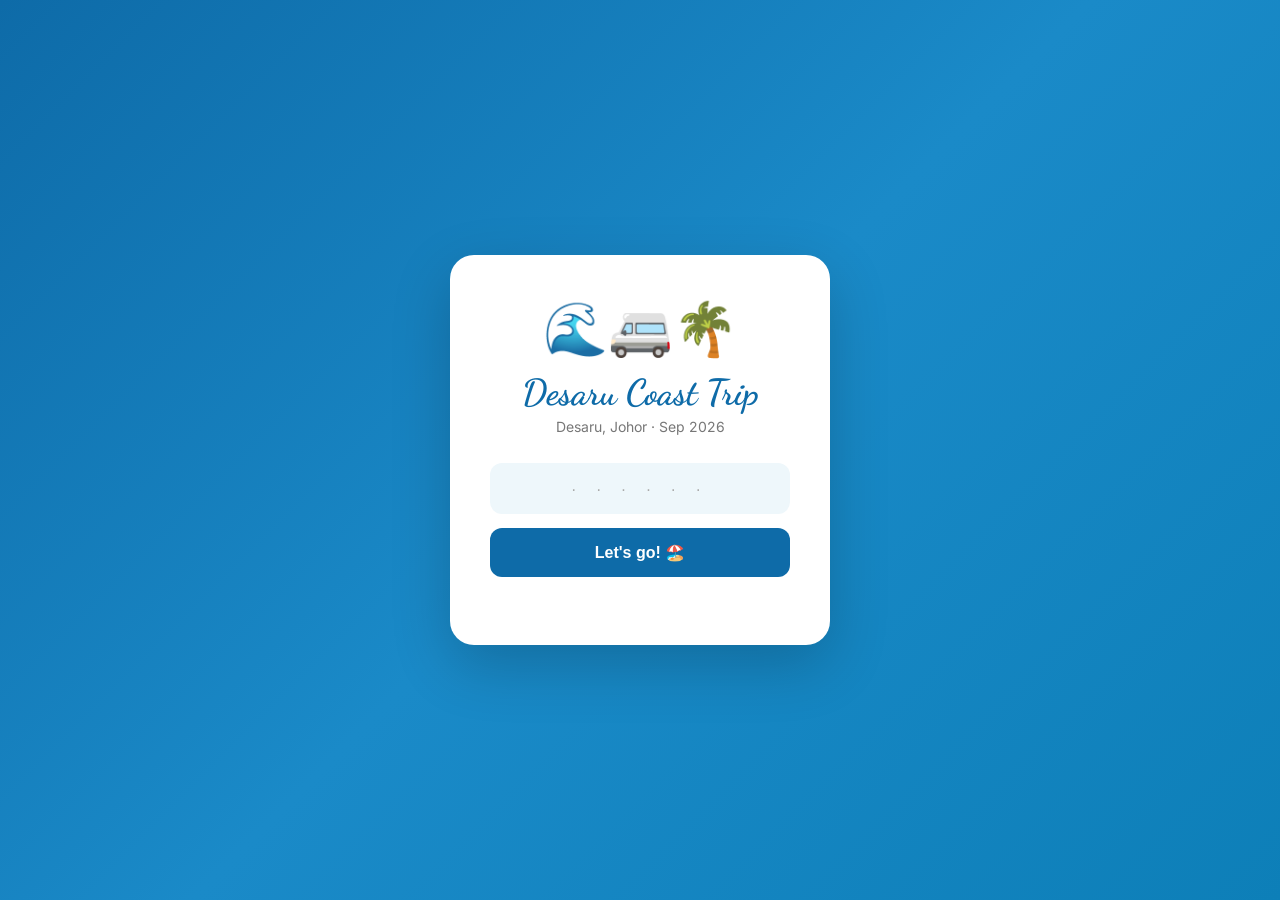
<file: index.html>
<!DOCTYPE html>
<html lang="en">
<head>
<meta charset="UTF-8">
<meta name="viewport" content="width=device-width, initial-scale=1">
<title>Desaru Coast Family Trip</title>
<link href="https://fonts.googleapis.com/css2?family=Dancing+Script:wght@700&family=Inter:wght@400;500;600;700&display=swap" rel="stylesheet">
<style>
*, *::before, *::after { box-sizing: border-box; margin: 0; padding: 0; }

body {
font-family: 'Inter', sans-serif;
background: linear-gradient(135deg, #0e6ba8 0%, #1a8ac8 50%, #0d7fb8 100%);
min-height: 100vh;
color: #1a1a2e;
}

#lock-screen {
display: flex;
align-items: center;
justify-content: center;
min-height: 100vh;
padding: 20px;
}
.lock-card {
background: white;
border-radius: 24px;
padding: 48px 40px 40px;
text-align: center;
width: 100%;
max-width: 380px;
box-shadow: 0 20px 60px rgba(0,0,0,0.2);
}
.lock-card .emojis { font-size: 52px; line-height: 1; margin-bottom: 16px; }
.lock-card h1 {
font-family: 'Dancing Script', cursive;
font-size: 36px;
color: #0e6ba8;
margin-bottom: 4px;
}
.lock-card p {
color: #777;
font-size: 14px;
margin-bottom: 28px;
}
.lock-card input {
width: 100%;
padding: 14px 18px;
border: none;
background: #eef7fb;
border-radius: 12px;
font-size: 20px;
text-align: center;
letter-spacing: 6px;
outline: none;
margin-bottom: 14px;
color: #333;
}
.lock-card input::placeholder { letter-spacing: 8px; color: #aaa; font-size: 16px; }
.lock-card button {
width: 100%;
padding: 15px;
background: #0e6ba8;
color: white;
border: none;
border-radius: 12px;
font-size: 16px;
font-weight: 600;
cursor: pointer;
transition: background 0.2s;
}
.lock-card button:hover { background: #0a5486; }
.lock-error { color: #e55; font-size: 13px; margin-top: 10px; min-height: 18px; }

#app { display: none; }

.app-header {
background: rgba(255,255,255,0.12);
backdrop-filter: blur(10px);
color: white;
padding: 20px 24px 0;
position: sticky;
top: 0;
z-index: 100;
}
.app-header-top {
display: flex;
align-items: center;
gap: 14px;
margin-bottom: 16px;
}
.header-emoji { font-size: 32px; }
.header-text h2 {
font-family: 'Dancing Script', cursive;
font-size: 26px;
line-height: 1.1;
}
.header-text p { font-size: 12px; opacity: 0.85; margin-top: 2px; }

.tabs {
display: flex;
gap: 4px;
overflow-x: auto;
scrollbar-width: none;
padding-bottom: 1px;
}
.tabs::-webkit-scrollbar { display: none; }
.tab {
padding: 9px 16px;
border-radius: 10px 10px 0 0;
font-size: 13px;
font-weight: 600;
cursor: pointer;
white-space: nowrap;
color: rgba(255,255,255,0.75);
background: rgba(255,255,255,0.1);
border: none;
transition: all 0.2s;
}
.tab.active { background: white; color: #0e6ba8; }
.tab:hover:not(.active) { background: rgba(255,255,255,0.2); color: white; }

.content {
max-width: 780px;
margin: 0 auto;
padding: 24px 16px 60px;
}
.section { display: none; }
.section.active { display: block; }

.card {
background: white;
border-radius: 16px;
overflow: hidden;
margin-bottom: 16px;
box-shadow: 0 4px 20px rgba(0,0,0,0.1);
}
.card-header {
padding: 14px 18px;
font-weight: 700;
font-size: 15px;
display: flex;
align-items: center;
gap: 8px;
}
.card-body { padding: 16px 18px; }

.flight {
background: white;
border-radius: 16px;
box-shadow: 0 4px 20px rgba(0,0,0,0.1);
padding: 18px;
margin-bottom: 14px;
}
.flight-label {
font-size: 11px;
font-weight: 700;
text-transform: uppercase;
letter-spacing: 1px;
color: #0e6ba8;
margin-bottom: 10px;
}
.flight-row {
display: flex;
align-items: center;
justify-content: space-between;
gap: 10px;
}
.flight-endpoint { text-align: center; }
.flight-time { font-size: 24px; font-weight: 700; }
.flight-airport { font-size: 12px; color: #666; margin-top: 2px; }
.flight-line {
flex: 1;
display: flex;
flex-direction: column;
align-items: center;
gap: 3px;
}
.flight-num { font-size: 12px; font-weight: 600; color: #444; }
.flight-bar {
width: 100%;
display: flex;
align-items: center;
gap: 4px;
}
.flight-bar-line { flex: 1; height: 2px; background: #ddd; }
.flight-plane { font-size: 16px; }
.flight-date { font-size: 11px; color: #888; }
.flight-tags { display: flex; gap: 6px; margin-top: 12px; flex-wrap: wrap; }
.tag {
padding: 3px 9px;
border-radius: 20px;
font-size: 11px;
font-weight: 600;
}
.tag-blue { background: #e6f2fb; color: #0e6ba8; }
.tag-green { background: #e8f7ee; color: #2a7a4f; }
.tag-orange { background: #fff3e0; color: #c05000; }
.tag-gray { background: #f0f0f0; color: #555; }

.hotel-card {
background: white;
border-radius: 16px;
box-shadow: 0 4px 20px rgba(0,0,0,0.1);
overflow: hidden;
margin-bottom: 14px;
}
.hotel-banner {
padding: 14px 18px;
color: white;
font-weight: 700;
font-size: 14px;
}
.hotel-body { padding: 16px 18px; }
.hotel-name { font-size: 18px; font-weight: 700; margin-bottom: 4px; }
.hotel-meta { font-size: 13px; color: #555; margin-bottom: 10px; line-height: 1.5; }
.hotel-detail {
display: flex;
gap: 8px;
align-items: flex-start;
margin-bottom: 6px;
font-size: 13px;
}
.hotel-detail .icon { font-size: 15px; flex-shrink: 0; margin-top: 1px; }
.hotel-detail .text { color: #444; line-height: 1.4; }

.day-card {
background: white;
border-radius: 16px;
box-shadow: 0 4px 20px rgba(0,0,0,0.1);
overflow: hidden;
margin-bottom: 14px;
}
.day-header {
display: flex;
align-items: center;
justify-content: space-between;
padding: 14px 18px;
cursor: pointer;
user-select: none;
transition: background 0.15s;
}
.day-header:hover { filter: brightness(0.95); }
.day-header-left { display: flex; align-items: center; gap: 12px; }
.day-num {
width: 36px;
height: 36px;
border-radius: 50%;
background: rgba(255,255,255,0.3);
display: flex;
align-items: center;
justify-content: center;
font-weight: 700;
font-size: 13px;
color: white;
flex-shrink: 0;
}
.day-title { font-weight: 700; font-size: 15px; color: white; }
.day-sub { font-size: 12px; color: rgba(255,255,255,0.8); margin-top: 1px; }
.day-chevron { font-size: 16px; color: rgba(255,255,255,0.8); transition: transform 0.2s; }
.day-card.open .day-chevron { transform: rotate(180deg); }

.day-body { display: none; padding: 0 18px 18px; }
.day-card.open .day-body { display: block; }

.activity {
padding: 10px 0;
border-bottom: 1px solid #f0f0f0;
display: flex;
gap: 12px;
align-items: flex-start;
}
.activity:last-child { border-bottom: none; }
.ampm-label {
font-size: 11px;
font-weight: 700;
text-transform: uppercase;
letter-spacing: 1px;
color: #999;
margin: 14px 0 2px;
padding-top: 12px;
border-top: 1px dashed #e5e5e5;
}
.ampm-label:first-child { margin-top: 0; padding-top: 0; border-top: none; }
.activity-icon { font-size: 20px; flex-shrink: 0; margin-top: 2px; }
.activity-name { font-weight: 600; font-size: 14px; }
.activity-note { font-size: 12px; color: #666; margin-top: 3px; line-height: 1.5; }
.transport { font-size: 11px; color: #0e6ba8; font-weight: 500; margin-top: 4px; }
.maps-link {
display: inline-block;
margin-top: 6px;
font-size: 11px;
font-weight: 600;
color: #0e6ba8;
text-decoration: none;
border-bottom: 1px dotted #0e6ba8;
}
.maps-link:hover { color: #0a5486; }

.consider-section {
margin-top: 14px;
background: #fffbf0;
border-radius: 10px;
padding: 12px 14px;
border-left: 3px solid #f4b942;
}
.consider-title {
font-size: 11px;
font-weight: 700;
text-transform: uppercase;
letter-spacing: 1px;
color: #c07800;
margin-bottom: 10px;
}
.consider-item {
display: flex;
gap: 8px;
margin-bottom: 8px;
font-size: 13px;
}
.consider-item:last-child { margin-bottom: 0; }
.consider-item .ci-name { font-weight: 600; color: #333; }
.consider-item .ci-desc { color: #666; font-size: 12px; margin-top: 2px; line-height: 1.4; }

.map-wrap {
background: white;
border-radius: 16px;
box-shadow: 0 4px 20px rgba(0,0,0,0.1);
overflow: hidden;
margin-bottom: 16px;
}
.map-title {
padding: 14px 18px;
font-weight: 700;
font-size: 15px;
background: #f8f9fa;
border-bottom: 1px solid #eee;
display: flex;
align-items: center;
gap: 8px;
}
.map-legend {
padding: 14px 18px;
display: flex;
flex-wrap: wrap;
gap: 8px;
}
.legend-item {
display: flex;
align-items: center;
gap: 5px;
font-size: 12px;
color: #444;
}
.legend-dot {
width: 10px;
height: 10px;
border-radius: 50%;
flex-shrink: 0;
}

.notes-card {
background: white;
border-radius: 16px;
box-shadow: 0 4px 20px rgba(0,0,0,0.1);
padding: 20px;
}
.notes-card h3 { font-size: 15px; margin-bottom: 12px; color: #333; }
.notes-card textarea {
width: 100%;
min-height: 200px;
border: 1.5px solid #e0e0e0;
border-radius: 10px;
padding: 12px;
font-family: 'Inter', sans-serif;
font-size: 13px;
resize: vertical;
outline: none;
color: #333;
transition: border-color 0.2s;
}
.notes-card textarea:focus { border-color: #0e6ba8; }
.notes-card button {
margin-top: 10px;
padding: 10px 20px;
background: #0e6ba8;
color: white;
border: none;
border-radius: 8px;
font-size: 13px;
font-weight: 600;
cursor: pointer;
}
.notes-hint {
margin-top: 8px;
font-size: 11px;
color: #999;
line-height: 1.5;
}

.section-head {
color: white;
font-size: 13px;
font-weight: 600;
text-transform: uppercase;
letter-spacing: 1px;
opacity: 0.8;
margin-bottom: 14px;
margin-top: 8px;
display: flex;
align-items: center;
gap: 6px;
}
.section-head::after {
content: '';
flex: 1;
height: 1px;
background: rgba(255,255,255,0.3);
}

.info-pill {
background: rgba(255,255,255,0.15);
border-radius: 10px;
padding: 12px 16px;
color: white;
font-size: 13px;
margin-bottom: 14px;
line-height: 1.6;
}
.info-pill strong { font-weight: 700; }

.c-teal { background: linear-gradient(135deg, #1a8a7a, #22b39e); }
.c-coral { background: linear-gradient(135deg, #c0503a, #e06a50); }
.c-purple { background: linear-gradient(135deg, #6a4c9c, #8e6dc8); }
.c-gold { background: linear-gradient(135deg, #c07800, #e8a020); }
.c-blue { background: linear-gradient(135deg, #0e6ba8, #1a8ac8); }
.c-green { background: linear-gradient(135deg, #2a7a4f, #3aaa6e); }
.c-rose { background: linear-gradient(135deg, #a04060, #d06080); }

svg text { pointer-events: none; }.day-tile:active { filter: brightness(0.96); }

.modal-overlay {
display: none;
position: fixed;
inset: 0;
background: rgba(10,20,25,0.55);
z-index: 200;
align-items: flex-start;
justify-content: center;
padding: 40px 16px;
overflow-y: auto;
}
.modal-overlay.open { display: flex; }
.modal-box {
background: var(--paper, #fdf8f0);
border-radius: 16px;
max-width: 560px;
width: 100%;
padding: 18px;
position: relative;
box-shadow: 0 10px 40px rgba(0,0,0,0.3);
}
.modal-close {
position: absolute;
top: 10px;
right: 12px;
background: rgba(0,0,0,0.08);
border: none;
border-radius: 50%;
width: 30px;
height: 30px;
font-size: 16px;
cursor: pointer;
color: #555;
line-height: 1;
}
.modal-box .day-card { margin-bottom: 0; box-shadow: none; }
.modal-box .day-header { cursor: default; }
.modal-box .day-chevron { display: none; }
</style>
</head>
<body>

<div id="lock-screen">
<div class="lock-card">
<div class="emojis">🌊🚐🌴</div>
<h1>Desaru Coast Trip</h1>
<p>Desaru, Johor · Sep 2026</p>
<input type="password" id="pw-input" placeholder="· · · · · ·" maxlength="20"
onkeydown="if(event.key==='Enter')unlock()">
<button onclick="unlock()">Let's go! 🏖️</button>
<div class="lock-error" id="pw-error"></div>
</div>
</div>

<div id="app">
<div class="app-header">
<div class="app-header-top">
<div class="header-emoji">🌊</div>
<div class="header-text">
<h2>Desaru Coast Trip</h2>
<p>Andrew, Cheryl, Ethan, Elroy, Mama, Mummy &amp; Yiyi · 10–13 Sep 2026 🐚</p>
</div>
</div>
<div class="tabs">
<button class="tab active" onclick="showTab('overview',this)">🗓 Overview</button>
<button class="tab" onclick="showTab('map',this)">🗺 Map</button>
<button class="tab" onclick="showTab('notes',this)">📝 Notes</button>
</div>
</div>

<div class="content">

<div id="sec-overview" class="section active">

<div class="section-head">📅 All Days</div>
<p style="font-size:12px;color:rgba(255,255,255,0.75);margin:-8px 0 12px;">Tap a day to see its full itinerary</p>

<div class="card">
<div class="card-body" style="display:grid;grid-template-columns:repeat(2,1fr);gap:10px;">
<div class="day-tile" onclick="openDayModal(1)" style="padding:10px;background:#f0f7ff;border-radius:10px;cursor:pointer;">
<div style="font-size:11px;color:#0e6ba8;font-weight:700;text-transform:uppercase;margin-bottom:4px;">D1 · Thu 10 Sep</div>
<div style="font-size:13px;font-weight:600;">🎢 Arrive & Waterpark</div>
<div style="font-size:12px;color:#666;margin-top:2px;">Pick-up 10:30am · Waterpark · Dinner · Live band</div>
</div>
<div class="day-tile" onclick="openDayModal(2)" style="padding:10px;background:#fff8f0;border-radius:10px;cursor:pointer;">
<div style="font-size:11px;color:#c07800;font-weight:700;text-transform:uppercase;margin-bottom:4px;">D2 · Fri 11 Sep</div>
<div style="font-size:13px;font-weight:600;">🍉 Mangroves &amp; Fruit Farm</div>
<div style="font-size:12px;color:#666;margin-top:2px;">Mangrove tour · Woodfire lunch · Fruit Farm · Hard Rock dinner</div>
</div>
<div class="day-tile" onclick="openDayModal(3)" style="padding:10px;background:#f0fff7;border-radius:10px;cursor:pointer;">
<div style="font-size:11px;color:#2a7a4f;font-weight:700;text-transform:uppercase;margin-bottom:4px;">D3 · Sat 12 Sep</div>
<div style="font-size:13px;font-weight:600;">🐾 Zoo &amp; Tidepools</div>
<div style="font-size:12px;color:#666;margin-top:2px;">Mini Zoo · Lobster lunch · Tidepool tour · dinner at hotel</div>
</div>
<div class="day-tile" onclick="openDayModal(4)" style="padding:10px;background:#fdf0ff;border-radius:10px;cursor:pointer;">
<div style="font-size:11px;color:#6a4c9c;font-weight:700;text-transform:uppercase;margin-bottom:4px;">D4 · Sun 13 Sep</div>
<div style="font-size:13px;font-weight:600;">🚐 Head Home</div>
<div style="font-size:12px;color:#666;margin-top:2px;">Checkout · Van pickup 10:30am</div>
</div>
</div>
</div>

<div class="section-head">🚐 Transport</div>

<div class="flight" style="padding:14px 16px;">
<div class="flight-label" style="margin-bottom:8px;">Soon Brothers Transport · Hyundai Starex, JTP 2020 · 7 pax</div>
<div style="display:flex;justify-content:space-between;align-items:center;padding:8px 0;border-top:1px solid #f0f0f0;font-size:13px;">
<div><strong>Thu 10 Sep</strong>, 10:30am — SG → Westin</div>
<span class="tag tag-blue" style="margin:0;">Ref 455869</span>
</div>
<div style="display:flex;justify-content:space-between;align-items:center;padding:8px 0;border-top:1px solid #f0f0f0;font-size:13px;">
<div><strong>Sun 13 Sep</strong>, 10:30am — Westin → SG</div>
</div>
<div class="flight-tags" style="margin-top:10px;">
<span class="tag tag-green">SGD 200 nett, each way</span>
<span class="tag tag-gray">Cash or PayNow</span>
</div>
<div style="font-size:11px;color:#888;margin-top:8px;">Driver: Mr Khairul, +60 13-831 1230 · exempt from MDAC at manual counters</div>
</div>

<div class="section-head">🏨 Hotel</div>

<div class="hotel-card">
<div class="hotel-banner c-teal">🏨 The Westin Desaru Coast Resort · 10–13 Sep · 3 nights</div>
<div class="hotel-body">
<div class="hotel-name">The Westin Desaru Coast Resort</div>
<div class="hotel-meta">Jalan Pantai 3, 81930 Desaru, Johor · ☎ +60-7-8383333</div>
<div class="hotel-detail">
<span class="icon">🛏</span>
<span class="text">1 King, Garden View (2 adults) + 1 King & 1×2 Queen, Garden View (3 adults)</span>
</div>
<div class="hotel-detail">
<span class="icon">🕒</span>
<span class="text">Check-in after <strong>16:00</strong> on 10 Sep · Check-out before <strong>11:00</strong> on 13 Sep</span>
</div>
<div class="hotel-detail">
<span class="icon">🍳</span>
<span class="text">Breakfast included, all rooms</span>
</div>
<div class="hotel-detail">
<span class="icon">🍽</span>
<span class="text">Dinner booked: <strong>Seafood Corner</strong>, table for 7, Thu 6:30pm</span>
</div>
<div class="hotel-detail">
<span class="icon">📋</span>
<span class="text">Trip.com booking 1578948265809024 (hotel conf. 94599851) — 1 King, 2 adults<br>Booking.com confirmation 5790833091 — 1 King + 1×2 Queen, 3 adults</span>
</div>
<div class="hotel-detail">
<span class="icon">💳</span>
<span class="text">MYR 200/day deposit required at check-in (cash/card)</span>
</div>
<div class="hotel-detail">
<span class="icon">🍉</span>
<span class="text">No durian or mangosteen in the hotel</span>
</div>
<a class="maps-link" href="https://www.google.com/maps/place/?q=place_id:ChIJX-iZB8hL2jER-UTuLXRP1-g" target="_blank" rel="noopener">📍 View on Google Maps</a>
</div>
</div>

</div><!-- /overview -->

<div id="sec-desaru" class="section">

<!-- D1 -->
<div class="day-card" id="day-detail-1" onclick="toggleDay(this)">
<div class="day-header c-blue">
<div class="day-header-left">
<div class="day-num">D1</div>
<div>
<div class="day-title">🎢 Arrive & Waterpark</div>
<div class="day-sub">Thu 10 Sep · The Westin Desaru</div>
</div>
</div>
<div class="day-chevron">▾</div>
</div>
<div class="day-body">
<div class="ampm-label">☀️ Morning</div>
<div class="activity">
<div class="activity-icon">🚐</div>
<div>
<div class="activity-name">Pick-up & drive down</div>
<div class="activity-note">Soon Brothers van at 10:30am · via the Second Link and Kota Tinggi. A lunch stop along the way is still being decided — maybe around JB after clearing customs.</div>
</div>
</div>
<div class="activity">
<div class="activity-icon">🎒</div>
<div>
<div class="activity-name">Drop bags at the Westin</div>
<div class="activity-note">Arrive early afternoon — hotel can hold bags at the front desk if it's before the 4pm check-in</div>
</div>
</div>
<div class="ampm-label">🌤️ Afternoon &amp; Evening</div>
<div class="activity">
<div class="activity-icon">🎢</div>
<div>
<div class="activity-name">Adventure Waterpark Desaru Coast</div>
<div class="activity-note">Straight into the waterpark for the afternoon — 20+ rides across themed zones, one of the region's biggest wave pools, and a water coaster</div>
<div class="transport">🏖 rent a beachside cabana — a base for bags between slides</div>
<a class="maps-link" href="https://www.google.com/maps/place/?q=place_id:ChIJ_6p1GGhL2jERRGGRY1eS4mA" target="_blank" rel="noopener">📍 View on Google Maps</a>
</div>
</div>
<div class="activity">
<div class="activity-icon">🏨</div>
<div>
<div class="activity-name">Check in</div>
<div class="activity-note">From 4pm · MYR 200/day deposit at check-in, cash or card</div>
</div>
</div>
<div class="activity">
<div class="activity-icon">🍽</div>
<div>
<div class="activity-name">Dinner — Seafood Corner</div>
<div class="activity-note">Table for 7, booked for 6:30pm</div>
<a class="maps-link" href="https://www.google.com/maps/place/?q=place_id:ChIJx4tAMYpN2jERACd4NuBnNkI" target="_blank" rel="noopener">📍 View on Google Maps</a>
</div>
</div>
<div class="activity">
<div class="activity-icon">🎸</div>
<div>
<div class="activity-name">Live band at Hard Rock Hotel</div>
<div class="activity-note">Nightly live music at Hard Rock Hotel Desaru Coast, a short drive along the coast — a fun way to close out the first night</div>
<a class="maps-link" href="https://www.google.com/maps/place/?q=place_id:ChIJLVY_T11L2jER718HU4coe18" target="_blank" rel="noopener">📍 View on Google Maps</a>
</div>
</div>
<div class="consider-section">
<div class="consider-title">✨ Also Consider</div>
<div class="consider-item">
<span style="font-size:18px">⏱️</span>
<div>
<div class="ci-name">Timing after the waterpark</div>
<div class="ci-desc">Leave enough time to shower and change between the waterpark and the 6:30pm dinner</div>
</div>
</div>
<div class="consider-item">
<span style="font-size:18px">👵</span>
<div>
<div class="ci-name">Grandma's afternoon</div>
<div class="ci-desc">The waterpark itself is a lot of walking, sun, and stairs — she could stay back and settle into the room, or relax by a quieter pool at the resort, then join everyone fresh for dinner and the live band</div>
</div>
</div>
</div>
</div>
</div>

<!-- D2 -->
<div class="day-card" id="day-detail-2" onclick="toggleDay(this)">
<div class="day-header c-gold">
<div class="day-header-left">
<div class="day-num">D2</div>
<div>
<div class="day-title">🍉 Mangroves &amp; Fruit Farm</div>
<div class="day-sub">Fri 11 Sep · Dinner at Hard Rock (firefly KIV)</div>
</div>
</div>
<div class="day-chevron">▾</div>
</div>
<div class="day-body">
<div class="ampm-label">☀️ Morning</div>
<div class="activity">
<div class="activity-icon">🍳</div>
<div>
<div class="activity-name">Hotel breakfast</div>
<div class="activity-note">A slower morning after yesterday's waterpark</div>
</div>
</div>
<div class="activity">
<div class="activity-icon">🌿</div>
<div>
<div class="activity-name">Desaru Lebam River Mangrove Cruise — booked</div>
<div class="activity-note">Private boat with JungleWalla Tours (Order #15761) — kingfishers, sea eagles, and sometimes otters along the way. Return transfer included — 10:00am pickup at the hotel lobby</div>
<div class="transport">📋 6 adults + 2 children · JungleWalla noted Grandma's needs, she can join</div>
<a class="maps-link" href="https://www.google.com/maps/place/?q=place_id:ChIJAQpZiotN2jERoUzrAX-vCrE" target="_blank" rel="noopener">📍 View on Google Maps</a>
</div>
</div>
<div class="ampm-label">🌤️ Afternoon &amp; Evening</div>
<div class="activity">
<div class="activity-icon">🍽</div>
<div>
<div class="activity-name">Lunch — Woodfire</div>
<div class="activity-note">Back toward the resort area for lunch before heading out to the fruit farm</div>
<a class="maps-link" href="https://www.google.com/maps/place/?q=place_id:ChIJ9bfd7jxN2jERTG760xJLvi8" target="_blank" rel="noopener">📍 View on Google Maps</a>
</div>
</div>
<div class="activity">
<div class="activity-icon">🍉</div>
<div>
<div class="activity-name">Desaru Fruit Farm</div>
<div class="activity-note">About 15 minutes from the resort — farm tour, herb garden, petting zoo, and a box of fresh-cut fruit to take home. Benches scattered around if anyone needs to rest partway</div>
<a class="maps-link" href="https://www.google.com/maps/place/?q=place_id:ChIJ56V0vytM2jER2eIkiC8T99w" target="_blank" rel="noopener">📍 View on Google Maps</a>
</div>
</div>
<div class="activity">
<div class="activity-icon">🍽</div>
<div>
<div class="activity-name">Dinner — Sessions, Hard Rock Hotel Desaru Coast</div>
<div class="activity-note">Back toward the coast for dinner at Sessions, with the hotel's live music as a bonus</div>
<a class="maps-link" href="https://www.google.com/maps/place/?q=place_id:ChIJLVY_T11L2jER718HU4coe18" target="_blank" rel="noopener">📍 View on Google Maps</a>
</div>
</div>
<div class="activity">
<div class="activity-icon">✨</div>
<div>
<div class="activity-name">Firefly Tour — KIV</div>
<div class="activity-note">Traditional wooden boat through the mangrove swamps, ~30 minutes, RM20/pax, departing from Restoran Terapung Bujang Firefly around 8pm. Since dinner's moved to Hard Rock, this would need a separate drive back out — still deciding if it's worth it</div>
<a class="maps-link" href="https://www.google.com/maps/place/?q=place_id:ChIJwQ0a6KRO2jER3Jazh49YTdk" target="_blank" rel="noopener">📍 View on Google Maps</a>
<div class="transport">🦟 bring mosquito repellant if we go · board early for the best seats along the sides</div>
</div>
</div>
<div class="consider-section">
<div class="consider-title">✨ Also Consider</div>
<div class="consider-item">
<span style="font-size:18px">👵</span>
<div>
<div class="ci-name">A full day — pace it for Grandma</div>
<div class="ci-desc">Mangrove boat in the morning and fruit farm in the afternoon is already a full day. If the firefly tour is added back in, that's a third outing and a late night — worth checking how she's holding up before committing to it</div>
</div>
</div>
</div>
</div>
</div>

<!-- D3 -->
<div class="day-card" id="day-detail-3" onclick="toggleDay(this)">
<div class="day-header c-green">
<div class="day-header-left">
<div class="day-num">D3</div>
<div>
<div class="day-title">🐾 Zoo &amp; Tidepools</div>
<div class="day-sub">Sat 12 Sep · Dinner at the hotel</div>
</div>
</div>
<div class="day-chevron">▾</div>
</div>
<div class="day-body">
<div class="ampm-label">☀️ Morning</div>
<div class="activity">
<div class="activity-icon">🍳</div>
<div>
<div class="activity-name">Hotel breakfast</div>
<div class="activity-note">Last full day — an easier pace after yesterday's waterpark</div>
</div>
</div>
<div class="activity">
<div class="activity-icon">🐾</div>
<div>
<div class="activity-name">Desaru Mini Zoo</div>
<div class="activity-note">Small, kid-friendly petting zoo — an easy morning stop</div>
<a class="maps-link" href="https://www.google.com/maps/place/?q=place_id:ChIJz7-MaJUx2jERq5aP8-BKmzk" target="_blank" rel="noopener">📍 View on Google Maps</a>
</div>
</div>
<div class="ampm-label">🌤️ Afternoon &amp; Evening</div>
<div class="activity">
<div class="activity-icon">🦞</div>
<div>
<div class="activity-name">Lunch — Super Lobster Village</div>
<div class="activity-note">Fresh lobster and seafood at good prices in Sungai Rengit — well worth the drive</div>
<a class="maps-link" href="https://www.google.com/maps/place/?q=place_id:ChIJzR9AKE4y2jER6k6JpeCZpRU" target="_blank" rel="noopener">📍 View on Google Maps</a>
</div>
</div>
<div class="activity">
<div class="activity-icon">🐚</div>
<div>
<div class="activity-name">Desaru Beachlife | Tidepool Discovery — booked</div>
<div class="activity-note">JungleWalla Tours (Order #15762) — 3 adults + 2 children (ages 8 &amp; 6). Tour is at 5:00pm; return transfer included, but be at the hotel lobby 20 minutes before (4:40pm) for this one</div>
<div class="transport">👥 3 adults + 2 kids booked for this one · tour operator lists it as not suitable for ages 75+, so Grandma sits this one out</div>
<a class="maps-link" href="https://www.google.com/maps/place/?q=place_id:ChIJAQpZiotN2jERoUzrAX-vCrE" target="_blank" rel="noopener">📍 View on Google Maps (JungleWalla)</a>
</div>
</div>
<div class="activity">
<div class="activity-icon">🍽</div>
<div>
<div class="activity-name">Dinner — in/around the hotel</div>
<div class="activity-note">Keeping it easy on the last full night — one of the Westin's restaurants or somewhere close by, nothing to book or drive far for</div>
</div>
</div>
<div class="consider-section">
<div class="consider-title">✨ Also Consider</div>
<div class="consider-item">
<span style="font-size:18px">👵</span>
<div>
<div class="ci-name">Gentlest day of the trip</div>
<div class="ci-desc">The mini zoo and lobster lunch are flat and easy — good for Grandma to join. The tidepool tour itself isn't an option for her (the operator excludes ages 75+), so she can rest at the hotel while that subgroup goes, then everyone regroups for dinner</div>
</div>
</div>
</div>
</div>
</div>

<!-- D4 -->
<div class="day-card" id="day-detail-4" onclick="toggleDay(this)">
<div class="day-header c-purple">
<div class="day-header-left">
<div class="day-num">D4</div>
<div>
<div class="day-title">🚐 Head Home</div>
<div class="day-sub">Sun 13 Sep · Van pickup 10:30am</div>
</div>
</div>
<div class="day-chevron">▾</div>
</div>
<div class="day-body">
<div class="ampm-label">☀️ Morning (departure)</div>
<div class="activity">
<div class="activity-icon">🍳</div>
<div>
<div class="activity-name">Last hotel breakfast</div>
<div class="activity-note">Checkout before 11:00</div>
</div>
</div>
<div class="activity">
<div class="activity-icon">🧳</div>
<div>
<div class="activity-name">Checkout & deposit refund</div>
<div class="activity-note">Collect the MYR 200/day deposit back at the front desk</div>
</div>
</div>
<div class="activity">
<div class="activity-icon">🚐</div>
<div>
<div class="activity-name">Soon Brothers van pickup</div>
<div class="activity-note">10:30am from the Westin, ahead of the 11am checkout — back via Kota Tinggi and the Second Link</div>
</div>
</div>
</div>
</div>

</div><!-- /desaru -->

<div id="sec-map" class="section">
<div class="map-wrap">
<div class="map-title">🗺 Desaru — Key Locations</div>
<svg viewBox="0 0 600 480" xmlns="http://www.w3.org/2000/svg" style="width:100%;display:block;background:#dcf0ea;">

<!-- South China Sea runs along the east (right) edge -->
<ellipse cx="580" cy="240" rx="90" ry="260" fill="#bfe3f0" opacity="0.6"/>
<text x="565" y="60" font-size="10" fill="#4090b0" font-family="Inter,sans-serif" opacity="0.8" transform="rotate(90,565,60)">South China Sea</text>

<!-- Coastal road, north-south along the coast -->
<line x1="500" y1="40" x2="470" y2="440" stroke="#7cc8e0" stroke-width="14" stroke-linecap="round" opacity="0.5"/>

<!-- Road inland to Bandar Penawar / Fruit Farm & Firefly restaurant -->
<line x1="470" y1="230" x2="330" y2="220" stroke="#ccc" stroke-width="5" stroke-linecap="round"/>
<!-- Road down to Pengerang / Super Lobster (south and further west) -->
<line x1="440" y1="260" x2="260" y2="420" stroke="#ccc" stroke-width="4" stroke-linecap="round"/>
<!-- Road onward to the Second Link / Singapore (southwest) -->
<line x1="260" y1="420" x2="50" y2="450" stroke="#ccc" stroke-width="4" stroke-dasharray="6,4"/>

<text x="360" y="205" text-anchor="middle" font-size="9" fill="#999" font-family="Inter,sans-serif">Bandar Penawar</text>
<text x="400" y="340" font-size="9" fill="#999" font-family="Inter,sans-serif" transform="rotate(60,400,340)">to Pengerang (~35km)</text>

<!-- Westin -->
<circle cx="450" cy="230" r="18" fill="#e84444" stroke="white" stroke-width="2.5"/>
<text x="450" y="235" text-anchor="middle" font-size="13" fill="white" font-family="Inter,sans-serif">🏨</text>
<rect x="405" y="252" width="90" height="16" rx="4" fill="rgba(232,68,68,0.15)"/>
<text x="450" y="263" text-anchor="middle" font-size="10" fill="#c02020" font-weight="600" font-family="Inter,sans-serif">Westin Desaru</text>

<!-- Tidepool Discovery (at Desaru Beach) -->
<circle cx="470" cy="150" r="14" fill="#3aacce" stroke="white" stroke-width="2"/>
<text x="470" y="154" text-anchor="middle" font-size="12" font-family="Inter,sans-serif">🐚</text>
<text x="470" y="173" text-anchor="middle" font-size="9" fill="#1a7a9a" font-weight="600" font-family="Inter,sans-serif">Tidepools</text>
<text x="470" y="185" text-anchor="middle" font-size="8" fill="#1a7a9a" font-family="Inter,sans-serif">(Desaru Beach) ~3 min</text>

<!-- Adventure Waterpark (just south along the coast) -->
<circle cx="460" cy="310" r="16" fill="#e8a020" stroke="white" stroke-width="2.5"/>
<text x="460" y="315" text-anchor="middle" font-size="13" font-family="Inter,sans-serif">🎢</text>
<rect x="425" y="332" width="70" height="16" rx="4" fill="rgba(232,160,32,0.15)"/>
<text x="460" y="343" text-anchor="middle" font-size="9" fill="#a06800" font-weight="600" font-family="Inter,sans-serif">Waterpark</text>
<text x="460" y="356" text-anchor="middle" font-size="8" fill="#a06800" font-family="Inter,sans-serif">~5 min walk</text>

<!-- Hard Rock Hotel Desaru Coast (adjacent to the Westin) -->
<circle cx="410" cy="270" r="13" fill="#c0503a" stroke="white" stroke-width="2" opacity="0.9"/>
<text x="410" y="275" text-anchor="middle" font-size="11" font-family="Inter,sans-serif">🎸</text>
<text x="410" y="293" text-anchor="middle" font-size="8" fill="#8a2f1a" font-weight="600" font-family="Inter,sans-serif">Hard Rock Hotel</text>
<text x="410" y="304" text-anchor="middle" font-size="7" fill="#8a2f1a" font-family="Inter,sans-serif">~3 min</text>

<!-- Desaru Mini Zoo (near Bandar Penawar) -->
<circle cx="330" cy="300" r="12" fill="#d4a020" stroke="white" stroke-width="2" opacity="0.9"/>
<text x="330" y="305" text-anchor="middle" font-size="10" font-family="Inter,sans-serif">🐾</text>
<text x="330" y="322" text-anchor="middle" font-size="8" fill="#8a6300" font-weight="600" font-family="Inter,sans-serif">Mini Zoo</text>
<text x="330" y="333" text-anchor="middle" font-size="7" fill="#8a6300" font-family="Inter,sans-serif">~40 min</text>

<!-- Super Lobster Village (Sungai Rengit, further west and south) -->
<circle cx="260" cy="420" r="15" fill="#2a7a4f" stroke="white" stroke-width="2.5"/>
<text x="260" y="425" text-anchor="middle" font-size="12" font-family="Inter,sans-serif">🦞</text>
<text x="260" y="445" text-anchor="middle" font-size="9" fill="#1a5a3a" font-weight="600" font-family="Inter,sans-serif">Super Lobster</text>
<text x="260" y="457" text-anchor="middle" font-size="8" fill="#1a5a3a" font-family="Inter,sans-serif">(Sungai Rengit) ~40 min</text>

<!-- Fruit Farm (Bandar Penawar) -->
<circle cx="330" cy="220" r="13" fill="#3aaa6e" stroke="white" stroke-width="2" opacity="0.9"/>
<text x="330" y="225" text-anchor="middle" font-size="11" font-family="Inter,sans-serif">🍉</text>
<text x="330" y="243" text-anchor="middle" font-size="9" fill="#1a5a3a" font-family="Inter,sans-serif">Fruit Farm</text>
<text x="330" y="254" text-anchor="middle" font-size="7" fill="#1a5a3a" font-family="Inter,sans-serif">~15 min</text>

<!-- Bujang Firefly floating restaurant (~8 min from Fruit Farm) — KIV -->
<circle cx="270" cy="190" r="14" fill="#6a4c9c" stroke="white" stroke-width="2.5" opacity="0.7"/>
<text x="270" y="195" text-anchor="middle" font-size="12" font-family="Inter,sans-serif">✨</text>
<text x="270" y="214" text-anchor="middle" font-size="9" fill="#4a2c7c" font-weight="600" font-family="Inter,sans-serif">Bujang Firefly</text>
<text x="270" y="226" text-anchor="middle" font-size="8" fill="#4a2c7c" font-family="Inter,sans-serif">(KIV) ~20 min</text>

<!-- Woodfire (near the same inland cluster) -->
<circle cx="240" cy="260" r="12" fill="#c0503a" stroke="white" stroke-width="2" opacity="0.9"/>
<text x="240" y="265" text-anchor="middle" font-size="10" font-family="Inter,sans-serif">🍔</text>
<text x="240" y="283" text-anchor="middle" font-size="8" fill="#8a2f1a" font-weight="600" font-family="Inter,sans-serif">Woodfire</text>
<text x="240" y="294" text-anchor="middle" font-size="7" fill="#8a2f1a" font-family="Inter,sans-serif">~10 min</text>

<text x="560" y="448" text-anchor="middle" font-size="16" font-family="Inter,sans-serif">N</text>
<line x1="560" y1="476" x2="560" y2="458" stroke="#666" stroke-width="2" marker-end="url(#arr)"/>
<defs>
<marker id="arr" markerWidth="6" markerHeight="6" refX="3" refY="3" orient="auto">
<path d="M0,0 L6,3 L0,6 Z" fill="#666"/>
</marker>
</defs>

<text x="20" y="475" font-size="10" fill="#888" font-family="Inter,sans-serif">↙ Second Link / Singapore ~2–2.5h</text>
</svg>

<div class="map-legend">
<div class="legend-item"><div class="legend-dot" style="background:#e84444"></div> Westin Desaru</div>
<div class="legend-item"><div class="legend-dot" style="background:#c0503a"></div> Hard Rock Hotel</div>
<div class="legend-item"><div class="legend-dot" style="background:#3aacce"></div> Tidepools (Beach)</div>
<div class="legend-item"><div class="legend-dot" style="background:#e8a020"></div> Waterpark</div>
<div class="legend-item"><div class="legend-dot" style="background:#d4a020"></div> Mini Zoo</div>
<div class="legend-item"><div class="legend-dot" style="background:#2a7a4f"></div> Super Lobster Village</div>
<div class="legend-item"><div class="legend-dot" style="background:#3aaa6e"></div> Fruit Farm</div>
<div class="legend-item"><div class="legend-dot" style="background:#c0503a;opacity:0.9"></div> Woodfire</div>
<div class="legend-item"><div class="legend-dot" style="background:#6a4c9c;opacity:0.7"></div> Bujang Firefly (KIV)</div>
</div>
</div>

<div class="card">
<div class="card-header" style="background:#f8f9fa;border-bottom:1px solid #eee;">🚐 Getting Around</div>
<div class="card-body">
<div class="activity">
<div class="activity-icon">🚐</div>
<div>
<div class="activity-name">Soon Brothers Transport</div>
<div class="activity-note">Handles the Singapore ↔ Desaru legs on 10 & 13 Sep. Driver contacts us directly on pickup.</div>
</div>
</div>
<div class="activity">
<div class="activity-icon">🚖</div>
<div>
<div class="activity-note">Grab coverage is thinner out here than in the city — check with the hotel concierge for local trips to the farms or firefly park if we're not all going together.</div>
</div>
</div>
</div>
</div>
</div><!-- /map -->

<div id="sec-notes" class="section">
<div class="notes-card">
<h3>📝 Trip Notes</h3>
<p style="font-size:13px;color:#666;margin-bottom:14px;">Jot down reminders, food spots, anything useful</p>
<textarea id="notes-area" placeholder="e.g. lunch stop on the way down / firefly booking confirmation / packing checklist..."></textarea>
<button onclick="saveNotes()">💾 Save Notes</button>
<div class="notes-hint">
Notes are saved in <strong>this browser's localStorage</strong> — they'll be here every time you open this page in the same browser.
</div>
</div>
</div>

</div><!-- /content -->
</div><!-- /app -->

<div class="modal-overlay" id="day-modal" onclick="if(event.target===this)closeDayModal()">
<div class="modal-box">
<button class="modal-close" onclick="closeDayModal()">✕</button>
<div id="day-modal-body"></div>
</div>
</div>

<script>
const PW = 'desaru';

function unlock() {
const val = document.getElementById('pw-input').value.trim().toLowerCase();
if (val === PW) {
document.getElementById('lock-screen').style.display = 'none';
document.getElementById('app').style.display = 'block';
} else {
document.getElementById('pw-error').textContent = 'Wrong password — try again! 🙈';
document.getElementById('pw-input').value = '';
document.getElementById('pw-input').focus();
}
}

function showTab(id, btn) {
document.querySelectorAll('.section').forEach(s => s.classList.remove('active'));
document.querySelectorAll('.tab').forEach(t => t.classList.remove('active'));
document.getElementById('sec-' + id).classList.add('active');
btn.classList.add('active');
}

function toggleDay(card) {
card.classList.toggle('open');
}

function openDayModal(n) {
const original = document.getElementById('day-detail-' + n);
const clone = original.cloneNode(true);
clone.classList.add('open');
clone.removeAttribute('onclick');
clone.removeAttribute('id');
const body = document.getElementById('day-modal-body');
body.innerHTML = '';
body.appendChild(clone);
document.getElementById('day-modal').classList.add('open');
}

function closeDayModal() {
document.getElementById('day-modal').classList.remove('open');
}

const NOTES_KEY = 'desaru_trip_notes';
window.addEventListener('load', () => {
const saved = localStorage.getItem(NOTES_KEY);
if (saved) document.getElementById('notes-area').value = saved;
});
function saveNotes() {
localStorage.setItem(NOTES_KEY, document.getElementById('notes-area').value);
const btn = document.querySelector('.notes-card button');
btn.textContent = '✅ Saved!';
setTimeout(() => btn.textContent = '💾 Save Notes', 1500);
}
document.getElementById('notes-area').addEventListener('input', () => {
localStorage.setItem(NOTES_KEY, document.getElementById('notes-area').value);
});
</script>

</body>
</html>
</file>
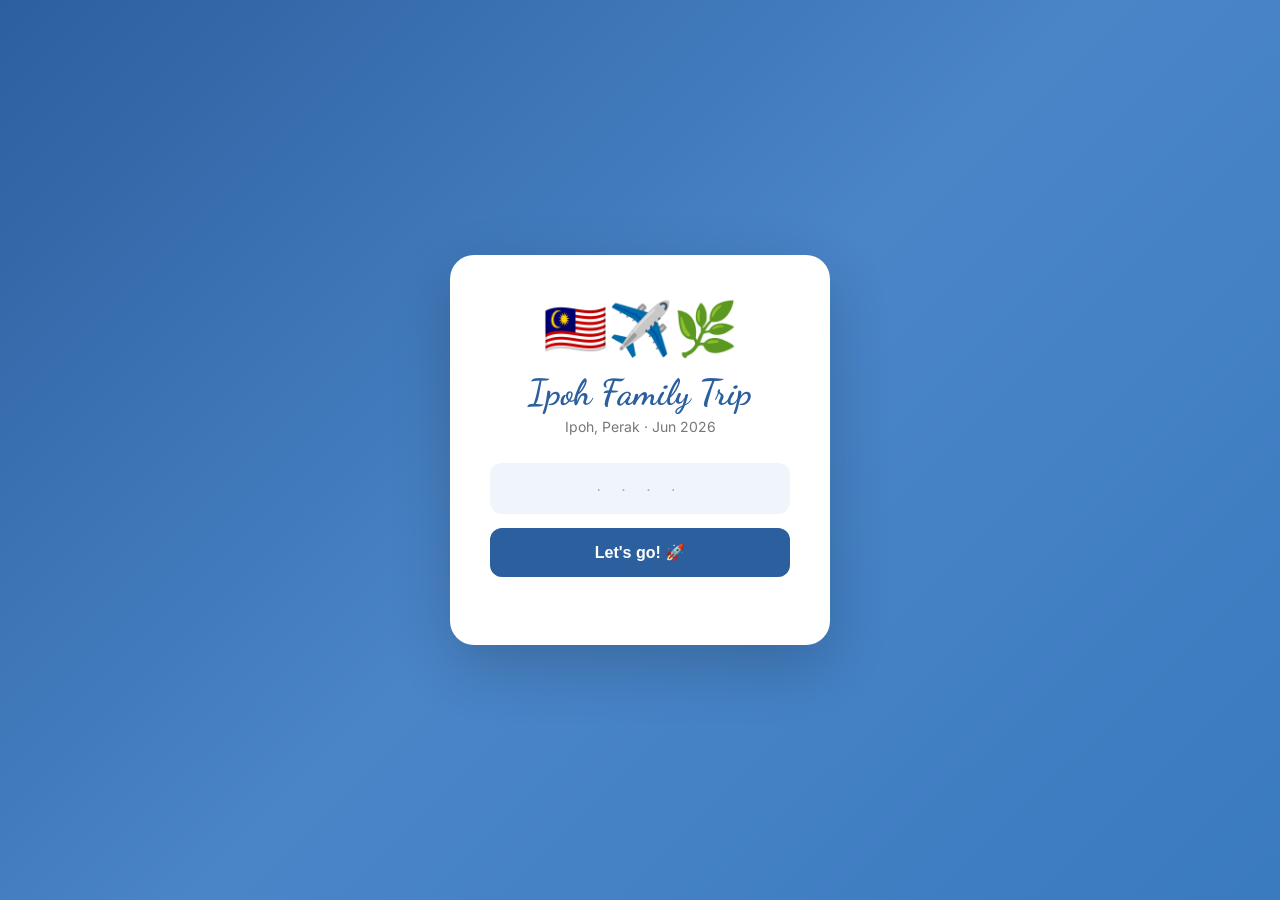
<file: ipoh.html>
<!DOCTYPE html>
<html lang="en">
<head>
  <meta charset="UTF-8">
  <meta name="viewport" content="width=device-width, initial-scale=1">
  <title>Ipoh Family Trip 2026</title>
  <link href="https://fonts.googleapis.com/css2?family=Dancing+Script:wght@700&family=Inter:wght@400;500;600;700&display=swap" rel="stylesheet">
  <style>
    *, *::before, *::after { box-sizing: border-box; margin: 0; padding: 0; }

    body {
      font-family: 'Inter', sans-serif;
      background: linear-gradient(135deg, #2c5f9e 0%, #4a85c8 50%, #3a7abf 100%);
      min-height: 100vh;
      color: #1a1a2e;
    }

    /* ── PASSWORD SCREEN ── */
    #lock-screen {
      display: flex;
      align-items: center;
      justify-content: center;
      min-height: 100vh;
      padding: 20px;
    }
    .lock-card {
      background: white;
      border-radius: 24px;
      padding: 48px 40px 40px;
      text-align: center;
      width: 100%;
      max-width: 380px;
      box-shadow: 0 20px 60px rgba(0,0,0,0.2);
    }
    .lock-card .emojis { font-size: 52px; line-height: 1; margin-bottom: 16px; }
    .lock-card h1 {
      font-family: 'Dancing Script', cursive;
      font-size: 36px;
      color: #2c5f9e;
      margin-bottom: 4px;
    }
    .lock-card p {
      color: #777;
      font-size: 14px;
      margin-bottom: 28px;
    }
    .lock-card input {
      width: 100%;
      padding: 14px 18px;
      border: none;
      background: #f0f4fb;
      border-radius: 12px;
      font-size: 20px;
      text-align: center;
      letter-spacing: 6px;
      outline: none;
      margin-bottom: 14px;
      color: #333;
    }
    .lock-card input::placeholder { letter-spacing: 8px; color: #aaa; font-size: 16px; }
    .lock-card button {
      width: 100%;
      padding: 15px;
      background: #2c5f9e;
      color: white;
      border: none;
      border-radius: 12px;
      font-size: 16px;
      font-weight: 600;
      cursor: pointer;
      transition: background 0.2s;
    }
    .lock-card button:hover { background: #1e4a7a; }
    .lock-error { color: #e55; font-size: 13px; margin-top: 10px; min-height: 18px; }

    /* ── MAIN APP ── */
    #app { display: none; }

    .app-header {
      background: rgba(255,255,255,0.12);
      backdrop-filter: blur(10px);
      color: white;
      padding: 20px 24px 0;
      position: sticky;
      top: 0;
      z-index: 100;
    }
    .app-header-top {
      display: flex;
      align-items: center;
      gap: 14px;
      margin-bottom: 16px;
    }
    .header-emoji { font-size: 32px; }
    .header-text h2 {
      font-family: 'Dancing Script', cursive;
      font-size: 26px;
      line-height: 1.1;
    }
    .header-text p { font-size: 12px; opacity: 0.85; margin-top: 2px; }

    /* Tabs */
    .tabs {
      display: flex;
      gap: 4px;
      overflow-x: auto;
      scrollbar-width: none;
      padding-bottom: 1px;
    }
    .tabs::-webkit-scrollbar { display: none; }
    .tab {
      padding: 9px 16px;
      border-radius: 10px 10px 0 0;
      font-size: 13px;
      font-weight: 600;
      cursor: pointer;
      white-space: nowrap;
      color: rgba(255,255,255,0.75);
      background: rgba(255,255,255,0.1);
      border: none;
      transition: all 0.2s;
    }
    .tab.active { background: white; color: #2c5f9e; }
    .tab:hover:not(.active) { background: rgba(255,255,255,0.2); color: white; }

    /* Content */
    .content {
      max-width: 780px;
      margin: 0 auto;
      padding: 24px 16px 60px;
    }
    .section { display: none; }
    .section.active { display: block; }

    /* Cards */
    .card {
      background: white;
      border-radius: 16px;
      overflow: hidden;
      margin-bottom: 16px;
      box-shadow: 0 4px 20px rgba(0,0,0,0.1);
    }
    .card-header {
      padding: 14px 18px;
      font-weight: 700;
      font-size: 15px;
      display: flex;
      align-items: center;
      gap: 8px;
    }
    .card-body { padding: 16px 18px; }

    /* Overview grid */
    .overview-grid {
      display: grid;
      grid-template-columns: 1fr 1fr;
      gap: 16px;
      margin-bottom: 16px;
    }
    @media(max-width: 500px) { .overview-grid { grid-template-columns: 1fr; } }

    /* Flight card */
    .flight {
      background: white;
      border-radius: 16px;
      box-shadow: 0 4px 20px rgba(0,0,0,0.1);
      padding: 18px;
      margin-bottom: 14px;
    }
    .flight-label {
      font-size: 11px;
      font-weight: 700;
      text-transform: uppercase;
      letter-spacing: 1px;
      color: #2c5f9e;
      margin-bottom: 10px;
    }
    .flight-row {
      display: flex;
      align-items: center;
      justify-content: space-between;
      gap: 10px;
    }
    .flight-endpoint { text-align: center; }
    .flight-time { font-size: 26px; font-weight: 700; }
    .flight-airport { font-size: 12px; color: #666; margin-top: 2px; }
    .flight-line {
      flex: 1;
      display: flex;
      flex-direction: column;
      align-items: center;
      gap: 3px;
    }
    .flight-num { font-size: 12px; font-weight: 600; color: #444; }
    .flight-bar {
      width: 100%;
      display: flex;
      align-items: center;
      gap: 4px;
    }
    .flight-bar-line { flex: 1; height: 2px; background: #ddd; }
    .flight-plane { font-size: 16px; }
    .flight-date { font-size: 11px; color: #888; }
    .flight-tags { display: flex; gap: 6px; margin-top: 12px; flex-wrap: wrap; }
    .tag {
      padding: 3px 9px;
      border-radius: 20px;
      font-size: 11px;
      font-weight: 600;
    }
    .tag-blue { background: #e8f0fb; color: #2c5f9e; }
    .tag-green { background: #e8f7ee; color: #2a7a4f; }
    .tag-orange { background: #fff3e0; color: #c05000; }
    .tag-gray { background: #f0f0f0; color: #555; }

    /* Hotel card */
    .hotel-card {
      background: white;
      border-radius: 16px;
      box-shadow: 0 4px 20px rgba(0,0,0,0.1);
      overflow: hidden;
      margin-bottom: 14px;
    }
    .hotel-banner {
      padding: 14px 18px;
      color: white;
      font-weight: 700;
      font-size: 14px;
    }
    .hotel-body { padding: 16px 18px; }
    .hotel-name { font-size: 18px; font-weight: 700; margin-bottom: 4px; }
    .hotel-meta { font-size: 13px; color: #555; margin-bottom: 10px; line-height: 1.5; }
    .hotel-detail {
      display: flex;
      gap: 8px;
      align-items: flex-start;
      margin-bottom: 6px;
      font-size: 13px;
    }
    .hotel-detail .icon { font-size: 15px; flex-shrink: 0; margin-top: 1px; }
    .hotel-detail .text { color: #444; line-height: 1.4; }

    /* Day cards */
    .day-card {
      background: white;
      border-radius: 16px;
      box-shadow: 0 4px 20px rgba(0,0,0,0.1);
      overflow: hidden;
      margin-bottom: 14px;
    }
    .day-header {
      display: flex;
      align-items: center;
      justify-content: space-between;
      padding: 14px 18px;
      cursor: pointer;
      user-select: none;
      transition: background 0.15s;
    }
    .day-header:hover { filter: brightness(0.95); }
    .day-header-left { display: flex; align-items: center; gap: 12px; }
    .day-num {
      width: 36px;
      height: 36px;
      border-radius: 50%;
      background: rgba(255,255,255,0.3);
      display: flex;
      align-items: center;
      justify-content: center;
      font-weight: 700;
      font-size: 13px;
      color: white;
      flex-shrink: 0;
    }
    .day-title { font-weight: 700; font-size: 15px; color: white; }
    .day-sub { font-size: 12px; color: rgba(255,255,255,0.8); margin-top: 1px; }
    .day-chevron { font-size: 16px; color: rgba(255,255,255,0.8); transition: transform 0.2s; }
    .day-card.open .day-chevron { transform: rotate(180deg); }

    .day-body { display: none; padding: 0 18px 18px; }
    .day-card.open .day-body { display: block; }

    .activity {
      padding: 10px 0;
      border-bottom: 1px solid #f0f0f0;
      display: flex;
      gap: 12px;
      align-items: flex-start;
    }
    .activity:last-child { border-bottom: none; }
    .activity-icon { font-size: 20px; flex-shrink: 0; margin-top: 2px; }
    .activity-name { font-weight: 600; font-size: 14px; }
    .activity-note { font-size: 12px; color: #666; margin-top: 3px; line-height: 1.5; }
    .transport { font-size: 11px; color: #2c5f9e; font-weight: 500; margin-top: 4px; }

    /* Also consider */
    .consider-section {
      margin-top: 14px;
      background: #fffbf0;
      border-radius: 10px;
      padding: 12px 14px;
      border-left: 3px solid #f4b942;
    }
    .consider-title {
      font-size: 11px;
      font-weight: 700;
      text-transform: uppercase;
      letter-spacing: 1px;
      color: #c07800;
      margin-bottom: 10px;
    }
    .consider-item {
      display: flex;
      gap: 8px;
      margin-bottom: 8px;
      font-size: 13px;
    }
    .consider-item:last-child { margin-bottom: 0; }
    .consider-item .ci-name { font-weight: 600; color: #333; }
    .consider-item .ci-desc { color: #666; font-size: 12px; margin-top: 2px; line-height: 1.4; }

    /* Map section */
    .map-wrap {
      background: white;
      border-radius: 16px;
      box-shadow: 0 4px 20px rgba(0,0,0,0.1);
      overflow: hidden;
      margin-bottom: 16px;
    }
    .map-title {
      padding: 14px 18px;
      font-weight: 700;
      font-size: 15px;
      background: #f8f9fa;
      border-bottom: 1px solid #eee;
      display: flex;
      align-items: center;
      gap: 8px;
    }
    .map-legend {
      padding: 14px 18px;
      display: flex;
      flex-wrap: wrap;
      gap: 8px;
    }
    .legend-item {
      display: flex;
      align-items: center;
      gap: 5px;
      font-size: 12px;
      color: #444;
    }
    .legend-dot {
      width: 10px;
      height: 10px;
      border-radius: 50%;
      flex-shrink: 0;
    }

    /* Notes */
    .notes-card {
      background: white;
      border-radius: 16px;
      box-shadow: 0 4px 20px rgba(0,0,0,0.1);
      padding: 20px;
    }
    .notes-card h3 { font-size: 15px; margin-bottom: 12px; color: #333; }
    .notes-card textarea {
      width: 100%;
      min-height: 200px;
      border: 1.5px solid #e0e0e0;
      border-radius: 10px;
      padding: 12px;
      font-family: 'Inter', sans-serif;
      font-size: 13px;
      resize: vertical;
      outline: none;
      color: #333;
      transition: border-color 0.2s;
    }
    .notes-card textarea:focus { border-color: #2c5f9e; }
    .notes-card button {
      margin-top: 10px;
      padding: 10px 20px;
      background: #2c5f9e;
      color: white;
      border: none;
      border-radius: 8px;
      font-size: 13px;
      font-weight: 600;
      cursor: pointer;
    }
    .notes-hint {
      margin-top: 8px;
      font-size: 11px;
      color: #999;
      line-height: 1.5;
    }

    /* Section title */
    .section-head {
      color: white;
      font-size: 13px;
      font-weight: 600;
      text-transform: uppercase;
      letter-spacing: 1px;
      opacity: 0.8;
      margin-bottom: 14px;
      margin-top: 8px;
      display: flex;
      align-items: center;
      gap: 6px;
    }
    .section-head::after {
      content: '';
      flex: 1;
      height: 1px;
      background: rgba(255,255,255,0.3);
    }

    /* Info pill */
    .info-pill {
      background: rgba(255,255,255,0.15);
      border-radius: 10px;
      padding: 12px 16px;
      color: white;
      font-size: 13px;
      margin-bottom: 14px;
      line-height: 1.6;
    }
    .info-pill strong { font-weight: 700; }

    /* Color palette for day cards */
    .c-teal { background: linear-gradient(135deg, #1a8a7a, #22b39e); }
    .c-coral { background: linear-gradient(135deg, #c0503a, #e06a50); }
    .c-purple { background: linear-gradient(135deg, #6a4c9c, #8e6dc8); }
    .c-gold { background: linear-gradient(135deg, #c07800, #e8a020); }
    .c-blue { background: linear-gradient(135deg, #2c5f9e, #4a85c8); }
    .c-green { background: linear-gradient(135deg, #2a7a4f, #3aaa6e); }
    .c-rose { background: linear-gradient(135deg, #a04060, #d06080); }

    svg text { pointer-events: none; }
  </style>
</head>
<body>

<!-- ══════════════ LOCK SCREEN ══════════════ -->
<div id="lock-screen">
  <div class="lock-card">
    <div class="emojis">🇲🇾✈️🌿</div>
    <h1>Ipoh Family Trip</h1>
    <p>Ipoh, Perak · Jun 2026</p>
    <input type="password" id="pw-input" placeholder="· · · ·" maxlength="20"
      onkeydown="if(event.key==='Enter')unlock()">
    <button onclick="unlock()">Let's go! 🚀</button>
    <div class="lock-error" id="pw-error"></div>
  </div>
</div>

<!-- ══════════════ MAIN APP ══════════════ -->
<div id="app">
  <div class="app-header">
    <div class="app-header-top">
      <div class="header-emoji">🇲🇾</div>
      <div class="header-text">
        <h2>Ipoh Family Trip</h2>
        <p>Andrew, Wai Lee, Ethan & Jie Sheng · 19–22 Jun 2026 🌿</p>
      </div>
    </div>
    <div class="tabs">
      <button class="tab active" onclick="showTab('overview',this)">🗓 Overview</button>
      <button class="tab" onclick="showTab('ipoh',this)">🌆 Ipoh</button>
      <button class="tab" onclick="showTab('map',this)">🗺 Map</button>
      <button class="tab" onclick="showTab('notes',this)">📝 Notes</button>
    </div>
  </div>

  <div class="content">

    <!-- ── OVERVIEW ── -->
    <div id="sec-overview" class="section active">

      <div class="section-head">✈️ Flights</div>

      <!-- Outbound -->
      <div class="flight">
        <div class="flight-label">Outbound · 19 Jun (Fri)</div>
        <div class="flight-row">
          <div class="flight-endpoint">
            <div class="flight-time">12:35</div>
            <div class="flight-airport">SIN · T1</div>
          </div>
          <div class="flight-line">
            <div class="flight-num">Scoot TR484</div>
            <div class="flight-bar">
              <div class="flight-bar-line"></div>
              <div class="flight-plane">✈️</div>
              <div class="flight-bar-line"></div>
            </div>
            <div class="flight-date">1h 15m · Economy</div>
          </div>
          <div class="flight-endpoint">
            <div class="flight-time">13:50</div>
            <div class="flight-airport">IPH · Sultan Azlan Shah</div>
          </div>
        </div>
        <div class="flight-tags">
          <span class="tag tag-blue">PNR: BHR9YR</span>
          <span class="tag tag-gray">Airbus A320</span>
          <span class="tag tag-gray">No meals</span>
          <span class="tag tag-orange">No checked bag</span>
        </div>
      </div>

      <!-- Return -->
      <div class="flight">
        <div class="flight-label">Return · 22 Jun (Mon)</div>
        <div class="flight-row">
          <div class="flight-endpoint">
            <div class="flight-time">14:35</div>
            <div class="flight-airport">IPH · Sultan Azlan Shah</div>
          </div>
          <div class="flight-line">
            <div class="flight-num">Scoot TR485</div>
            <div class="flight-bar">
              <div class="flight-bar-line"></div>
              <div class="flight-plane">✈️</div>
              <div class="flight-bar-line"></div>
            </div>
            <div class="flight-date">1h 25m · Economy</div>
          </div>
          <div class="flight-endpoint">
            <div class="flight-time">16:00</div>
            <div class="flight-airport">SIN · T1</div>
          </div>
        </div>
        <div class="flight-tags">
          <span class="tag tag-blue">PNR: Q8ZRRF</span>
          <span class="tag tag-gray">Airbus A320</span>
          <span class="tag tag-gray">No meals</span>
          <span class="tag tag-orange">No checked bag</span>
        </div>
      </div>

      <div class="info-pill">
        🧳 <strong>Carry-on only:</strong> Max 10kg per person (personal item + cabin bag combined). Personal item max 40×30×10 cm · Cabin bag max 54×38×23 cm.
      </div>
      <div class="info-pill">
        📋 <strong>Trip.com Booking:</strong> #1578947117590993 · <strong>Note:</strong> Foreigners must fill in the <strong>MDAC</strong> (Malaysia Digital Arrival Card) via the Malaysian Immigration portal before entry.
      </div>

      <div class="section-head">🏨 Hotel</div>

      <div class="hotel-card">
        <div class="hotel-banner c-teal">🏨 Weil Hotel Ipoh · 19–22 Jun · 3 nights</div>
        <div class="hotel-body">
          <div class="hotel-name">Weil Hotel Ipoh</div>
          <div class="hotel-meta">292, Jalan Sultan Idris Shah, Ipoh, Perak 30000 · ☎ +60-5-2082228</div>
          <div class="hotel-detail">
            <span class="icon">🛏</span>
            <span class="text">2× Deluxe King Room · max 2 adults per room · children welcome</span>
          </div>
          <div class="hotel-detail">
            <span class="icon">🕒</span>
            <span class="text">Check-in after <strong>15:00</strong> on 19 Jun · Check-out before <strong>12:00</strong> on 22 Jun</span>
          </div>
          <div class="hotel-detail">
            <span class="icon">🍳</span>
            <span class="text">Breakfast included for 2 guests/room on <strong>20, 21 & 22 Jun</strong></span>
          </div>
          <div class="hotel-detail">
            <span class="icon">💳</span>
            <span class="text">MYR 200 deposit required at check-in (cash/card) · refund may take 2–4 weeks</span>
          </div>
          <div class="hotel-detail">
            <span class="icon">🍉</span>
            <span class="text">No durian or mangosteen in the hotel</span>
          </div>
          <div class="flight-tags" style="margin-top:10px;">
            <span class="tag tag-blue">Conf: 1578946284874350</span>
            <span class="tag tag-green">PIN: 3552</span>
          </div>
        </div>
      </div>

      <div class="section-head">📅 All Days</div>

      <div class="card">
        <div class="card-body" style="display:grid;grid-template-columns:repeat(2,1fr);gap:10px;">
          <div style="padding:10px;background:#f0f7ff;border-radius:10px;">
            <div style="font-size:11px;color:#2c5f9e;font-weight:700;text-transform:uppercase;margin-bottom:4px;">D1 · Fri 19 Jun</div>
            <div style="font-size:13px;font-weight:600;">✈️ Fly In</div>
            <div style="font-size:12px;color:#666;margin-top:2px;">Arrive 13:50 · Check in · Old Town evening</div>
          </div>
          <div style="padding:10px;background:#f0fff7;border-radius:10px;">
            <div style="font-size:11px;color:#2a7a4f;font-weight:700;text-transform:uppercase;margin-bottom:4px;">D2 · Sat 20 Jun</div>
            <div style="font-size:13px;font-weight:600;">⛩ Cave Temple Day</div>
            <div style="font-size:12px;color:#666;margin-top:2px;">Sam Poh Tong · Mirror Lake · Heritage</div>
          </div>
          <div style="padding:10px;background:#fff8f0;border-radius:10px;">
            <div style="font-size:11px;color:#c07800;font-weight:700;text-transform:uppercase;margin-bottom:4px;">D3 · Sun 21 Jun</div>
            <div style="font-size:13px;font-weight:600;">🎢 Lost World Day</div>
            <div style="font-size:12px;color:#666;margin-top:2px;">Lost World of Tambun · Flea Market</div>
          </div>
          <div style="padding:10px;background:#fdf0ff;border-radius:10px;">
            <div style="font-size:11px;color:#6a4c9c;font-weight:700;text-transform:uppercase;margin-bottom:4px;">D4 · Mon 22 Jun</div>
            <div style="font-size:13px;font-weight:600;">✈️ Fly Home</div>
            <div style="font-size:12px;color:#666;margin-top:2px;">Checkout · Last dim sum · TR485 14:35</div>
          </div>
        </div>
      </div>
    </div><!-- /overview -->

    <!-- ── IPOH DAYS ── -->
    <div id="sec-ipoh" class="section">

      <!-- D1 -->
      <div class="day-card" onclick="toggleDay(this)">
        <div class="day-header c-teal">
          <div class="day-header-left">
            <div class="day-num">D1</div>
            <div>
              <div class="day-title">✈️ Fly In & Settle</div>
              <div class="day-sub">Fri 19 Jun · Weil Hotel Ipoh</div>
            </div>
          </div>
          <div class="day-chevron">▾</div>
        </div>
        <div class="day-body">
          <div class="activity">
            <div class="activity-icon">✈️</div>
            <div>
              <div class="activity-name">Sultan Azlan Shah Airport (IPH)</div>
              <div class="activity-note">TR484 arrives 13:50 · immigration + baggage (carry-on only so should be quick!)</div>
              <div class="transport">🚗 Grab taxi to hotel ~15–20 min</div>
            </div>
          </div>
          <div class="activity">
            <div class="activity-icon">🏨</div>
            <div>
              <div class="activity-name">Weil Hotel Ipoh</div>
              <div class="activity-note">Check-in after 15:00 · drop bags, freshen up · deposit MYR 200 at check-in</div>
            </div>
          </div>
          <div class="activity">
            <div class="activity-icon">🛕</div>
            <div>
              <div class="activity-name">Old Town Evening Walk</div>
              <div class="activity-note">Concubine Lane · Wife Lane · Market Lane (hanging umbrellas & lanterns) · heritage shophouses</div>
              <div class="transport">🚗 Grab to Old Town ~5–10 min</div>
            </div>
          </div>
          <div class="activity">
            <div class="activity-icon">🍜</div>
            <div>
              <div class="activity-name">Dinner in Old Town</div>
              <div class="activity-note">Bean sprout chicken (Nga Choy Gai) + flat noodles · the quintessential Ipoh dish</div>
            </div>
          </div>
          <div class="activity">
            <div class="activity-icon">☕</div>
            <div>
              <div class="activity-name">Ipoh White Coffee</div>
              <div class="activity-note">Try the legendary white coffee at Old Town Kopitiam or Funny Mountain Soya Bean</div>
            </div>
          </div>
          <div class="consider-section">
            <div class="consider-title">✨ Also Consider</div>
            <div class="consider-item">
              <span style="font-size:18px">🎨</span>
              <div>
                <div class="ci-name">Mural Art's Lane (evening)</div>
                <div class="ci-desc">If energy allows, check out the famous street murals between Jalan Sultan Iskandar & Jalan Masjid — beautiful at dusk</div>
              </div>
            </div>
            <div class="consider-item">
              <span style="font-size:18px">🥮</span>
              <div>
                <div class="ci-name">Funny Mountain Soya Bean</div>
                <div class="ci-desc">Local legend — creamy soya milk and tau fu fa (beancurd pudding), a must-try Ipoh snack especially with kids</div>
              </div>
            </div>
            <div class="consider-item">
              <span style="font-size:18px">🏛</span>
              <div>
                <div class="ci-name">Ipoh Railway Station (at night)</div>
                <div class="ci-desc">The colonial Moorish architecture looks stunning lit up at night — worth a quick look on the way back from Old Town</div>
              </div>
            </div>
          </div>
        </div>
      </div>

      <!-- D2 -->
      <div class="day-card" onclick="toggleDay(this)">
        <div class="day-header c-green">
          <div class="day-header-left">
            <div class="day-num">D2</div>
            <div>
              <div class="day-title">⛩ Cave Temple Day</div>
              <div class="day-sub">Sat 20 Jun · Gunung Rapat Limestone Hills</div>
            </div>
          </div>
          <div class="day-chevron">▾</div>
        </div>
        <div class="day-body">
          <div class="activity">
            <div class="activity-icon">🍳</div>
            <div>
              <div class="activity-name">Hotel Breakfast</div>
              <div class="activity-note">Breakfast included for 2 guests/room — good start before the temple walk</div>
            </div>
          </div>
          <div class="activity">
            <div class="activity-icon">⛩</div>
            <div>
              <div class="activity-name">Sam Poh Tong Cave Temple</div>
              <div class="activity-note">One of Malaysia's largest cave temples — beautiful Chinese Buddhist shrines set into the limestone, turtle ponds, gardens painted in reds & oranges</div>
              <div class="transport">🚗 Grab ~10–15 min south of hotel · Jalan Gopeng</div>
            </div>
          </div>
          <div class="activity">
            <div class="activity-icon">🌊</div>
            <div>
              <div class="activity-name">Tasik Cermin (Mirror Lake)</div>
              <div class="activity-note">Hidden gem near Sam Poh Tong — walk through a limestone tunnel to emerge at a serene turquoise lake · wild otters sometimes spotted! · MYR 12/person entry</div>
              <div class="transport">🚶 5 min walk from Sam Poh Tong</div>
            </div>
          </div>
          <div class="activity">
            <div class="activity-icon">🛕</div>
            <div>
              <div class="activity-name">Kek Lok Tong Cave Temple</div>
              <div class="activity-note">A few minutes away — 'Cave of Great Happiness' — beautiful open gardens inside the limestone cave, peaceful walk-through. Free entry!</div>
              <div class="transport">🚗 2 min from Sam Poh Tong</div>
            </div>
          </div>
          <div class="activity">
            <div class="activity-icon">🍱</div>
            <div>
              <div class="activity-name">Lunch — Ipoh Old Town</div>
              <div class="activity-note">Head back for dim sum at Lou Wong (bean sprout chicken) or Foh San (famous dim sum)</div>
              <div class="transport">🚗 Grab back to Old Town ~15 min</div>
            </div>
          </div>
          <div class="activity">
            <div class="activity-icon">🎨</div>
            <div>
              <div class="activity-name">Mural Art's Lane + Heritage Walk</div>
              <div class="activity-note">Ernest Zacharevic murals · Heritage Trail starts at Ipoh Railway Station · Concubine Lane in daylight · 22 Hale Street museum & café</div>
            </div>
          </div>
          <div class="activity">
            <div class="activity-icon">🛍</div>
            <div>
              <div class="activity-name">Kong Heng Flea Market</div>
              <div class="activity-note">Creative crafts bazaar behind Plan B restaurant · open daily 10am–5pm · great for souvenirs</div>
            </div>
          </div>
          <div class="consider-section">
            <div class="consider-title">✨ Also Consider</div>
            <div class="consider-item">
              <span style="font-size:18px">🗿</span>
              <div>
                <div class="ci-name">Perak Tong Cave Temple</div>
                <div class="ci-desc">On the way back — 12m Buddha statue inside the cave + 385 steps to the top for panoramic views of Ipoh. A workout but worth it!</div>
              </div>
            </div>
            <div class="consider-item">
              <span style="font-size:18px">🌆</span>
              <div>
                <div class="ci-name">Ipoh Railway Station (Daytime)</div>
                <div class="ci-desc">1917 colonial Moorish architecture — Heritage Trail starts here with a map of all key old town sites. Great for photos.</div>
              </div>
            </div>
            <div class="consider-item">
              <span style="font-size:18px">🥧</span>
              <div>
                <div class="ci-name">Egg Custard Tarts (Heong Peng)</div>
                <div class="ci-desc">Ipoh is famous for its egg tarts — grab some from Caely Cake House or Sin Eng Heong. Kids will love them.</div>
              </div>
            </div>
            <div class="consider-item">
              <span style="font-size:18px">🐟</span>
              <div>
                <div class="ci-name">Salted Chicken (Ayam Sejuk)</div>
                <div class="ci-desc">Another Ipoh icon — poached salted chicken served cold, silky smooth. Best from Restoran Onn Kee or the Old Town area.</div>
              </div>
            </div>
          </div>
        </div>
      </div>

      <!-- D3 -->
      <div class="day-card" onclick="toggleDay(this)">
        <div class="day-header c-gold">
          <div class="day-header-left">
            <div class="day-num">D3</div>
            <div>
              <div class="day-title">🎢 Lost World Day</div>
              <div class="day-sub">Sun 21 Jun · Lost World of Tambun</div>
            </div>
          </div>
          <div class="day-chevron">▾</div>
        </div>
        <div class="day-body">
          <div class="activity">
            <div class="activity-icon">🍳</div>
            <div>
              <div class="activity-name">Hotel Breakfast</div>
              <div class="activity-note">Early start — Lost World opens at 11am, arrive as early as possible</div>
            </div>
          </div>
          <div class="activity">
            <div class="activity-icon">🎢</div>
            <div>
              <div class="activity-name">Lost World of Tambun</div>
              <div class="activity-note">40-acre theme + water park set among 400-million-year-old limestone hills · slides, lazy river, wave pool, petting zoo, amusement rides · great for Ethan & Jie Sheng!</div>
              <div class="transport">🚗 Grab ~20 min from hotel · open 11am–6pm · bring swimwear!</div>
            </div>
          </div>
          <div class="activity">
            <div class="activity-icon">🍔</div>
            <div>
              <div class="activity-name">Lunch at Lost World</div>
              <div class="activity-note">Food stalls inside the park — expect Malaysian staples and snacks</div>
            </div>
          </div>
          <div class="activity">
            <div class="activity-icon">🛍</div>
            <div>
              <div class="activity-name">Memory Lane Flea Market (Sundays only!)</div>
              <div class="activity-note">If energy allows after Lost World — Sunday market fills an entire street with vintage records, antiques, local crafts · best in the morning so may need to swap order</div>
              <div class="transport">🚗 Old Town area · consider doing this first (9am–1pm), then Lost World</div>
            </div>
          </div>
          <div class="activity">
            <div class="activity-icon">🍜</div>
            <div>
              <div class="activity-name">Dinner — Last Ipoh Feast</div>
              <div class="activity-note">Return to Old Town for a proper Ipoh dinner — char kuey teow, curry mee, or roast pork rice</div>
            </div>
          </div>
          <div class="consider-section">
            <div class="consider-title">✨ Also Consider</div>
            <div class="consider-item">
              <span style="font-size:18px">🌿</span>
              <div>
                <div class="ci-name">Lost World Petting Zoo / Night Zoo</div>
                <div class="ci-desc">Lost World has a petting zoo and night zoo (open 7–10pm) — great extra option if kids have energy left after the water park!</div>
              </div>
            </div>
            <div class="consider-item">
              <span style="font-size:18px">🍡</span>
              <div>
                <div class="ci-name">Tambun Pomelo</div>
                <div class="ci-desc">Tambun is famous for its sweet, juicy pomelos — pick some up near Lost World, they make great snacks and gifts</div>
              </div>
            </div>
            <div class="consider-item">
              <span style="font-size:18px">☕</span>
              <div>
                <div class="ci-name">White Coffee Night Cap</div>
                <div class="ci-desc">End the evening with a classic Ipoh white coffee at the Old Town Kopitiam — the kids can have Milo ais while the adults enjoy the coffee ritual</div>
              </div>
            </div>
          </div>
        </div>
      </div>

      <!-- D4 -->
      <div class="day-card" onclick="toggleDay(this)">
        <div class="day-header c-purple">
          <div class="day-header-left">
            <div class="day-num">D4</div>
            <div>
              <div class="day-title">✈️ Fly Home</div>
              <div class="day-sub">Mon 22 Jun · TR485 departs 14:35</div>
            </div>
          </div>
          <div class="day-chevron">▾</div>
        </div>
        <div class="day-body">
          <div class="activity">
            <div class="activity-icon">🍳</div>
            <div>
              <div class="activity-name">Hotel Breakfast</div>
              <div class="activity-note">Last hotel breakfast included · check out before 12:00 · store luggage at front desk if needed</div>
            </div>
          </div>
          <div class="activity">
            <div class="activity-icon">🥟</div>
            <div>
              <div class="activity-name">Last Dim Sum (optional)</div>
              <div class="activity-note">If time allows before checkout — Foh San is nearby and opens from 7:30am · queue early!</div>
            </div>
          </div>
          <div class="activity">
            <div class="activity-icon">🏨</div>
            <div>
              <div class="activity-name">Hotel Checkout</div>
              <div class="activity-note">Before 12:00 · collect deposit refund · grab any last bags</div>
            </div>
          </div>
          <div class="activity">
            <div class="activity-icon">🛍</div>
            <div>
              <div class="activity-name">Last-Minute Shopping</div>
              <div class="activity-note">Grab Ipoh white coffee powder, egg tarts, or pomelo to bring home</div>
            </div>
          </div>
          <div class="activity">
            <div class="activity-icon">✈️</div>
            <div>
              <div class="activity-name">Sultan Azlan Shah Airport (IPH)</div>
              <div class="activity-note">TR485 departs 14:35 · arrive 2h before → be there by 12:35 · land Singapore T1 16:00</div>
              <div class="transport">🚗 Grab to airport ~20–25 min · leave hotel by 12:00</div>
            </div>
          </div>
        </div>
      </div>

    </div><!-- /ipoh -->

    <!-- ── MAP ── -->
    <div id="sec-map" class="section">
      <div class="map-wrap">
        <div class="map-title">🗺 Ipoh — Key Locations</div>
        <svg viewBox="0 0 600 480" xmlns="http://www.w3.org/2000/svg" style="width:100%;display:block;background:#e8f4f0;">

          <!-- Background terrain / limestone hills -->
          <ellipse cx="480" cy="200" rx="90" ry="120" fill="#c8dbb0" opacity="0.5"/>
          <ellipse cx="500" cy="180" rx="60" ry="90" fill="#b0cc90" opacity="0.5"/>
          <ellipse cx="120" cy="320" rx="70" ry="90" fill="#c8dbb0" opacity="0.4"/>
          <ellipse cx="140" cy="300" rx="50" ry="70" fill="#b0cc90" opacity="0.4"/>
          <ellipse cx="150" cy="400" rx="80" ry="60" fill="#c8dbb0" opacity="0.35"/>

          <!-- Kinta River -->
          <path d="M 280 0 C 290 80, 285 140, 275 200 C 265 260, 270 330, 260 420 C 255 450, 250 470, 248 480"
            fill="none" stroke="#7ab8d8" stroke-width="18" stroke-linecap="round" opacity="0.5"/>
          <text x="305" y="160" font-size="10" fill="#5090b0" font-family="Inter,sans-serif" opacity="0.8" transform="rotate(-80,305,160)">Kinta River</text>

          <!-- Main roads -->
          <!-- Jalan Sultan Idris Shah (main E-W road) -->
          <line x1="20" y1="230" x2="580" y2="230" stroke="#ccc" stroke-width="6" stroke-linecap="round"/>
          <!-- Jalan Gopeng (main N-S going south) -->
          <line x1="220" y1="480" x2="220" y2="200" stroke="#ccc" stroke-width="5" stroke-linecap="round"/>
          <!-- Route to airport -->
          <line x1="220" y1="480" x2="300" y2="480" stroke="#ccc" stroke-width="4" stroke-dasharray="6,4"/>
          <!-- Route to Tambun -->
          <line x1="400" y1="230" x2="480" y2="200" stroke="#ccc" stroke-width="4" stroke-linecap="round"/>

          <!-- Road labels -->
          <text x="30" y="222" font-size="9" fill="#999" font-family="Inter,sans-serif">Jalan Sultan Idris Shah</text>
          <text x="225" y="370" font-size="9" fill="#999" font-family="Inter,sans-serif" transform="rotate(90,225,370)">Jalan Gopeng (Route 1)</text>

          <!-- === LOCATIONS === -->

          <!-- Airport (IPH) — south -->
          <rect x="270" y="415" width="70" height="40" rx="8" fill="#4a85c8" opacity="0.9"/>
          <text x="305" y="432" text-anchor="middle" font-size="11" fill="white" font-weight="bold" font-family="Inter,sans-serif">✈ IPH</text>
          <text x="305" y="448" text-anchor="middle" font-size="9" fill="white" font-family="Inter,sans-serif">Airport</text>

          <!-- Weil Hotel — central -->
          <circle cx="360" cy="230" r="18" fill="#e84444" stroke="white" stroke-width="2.5"/>
          <text x="360" y="227" text-anchor="middle" font-size="13" fill="white" font-family="Inter,sans-serif">🏨</text>
          <text x="360" y="239" text-anchor="middle" font-size="8" fill="white" font-weight="700" font-family="Inter,sans-serif">WEIL</text>
          <rect x="328" y="254" width="66" height="16" rx="4" fill="rgba(232,68,68,0.15)"/>
          <text x="361" y="265" text-anchor="middle" font-size="10" fill="#c02020" font-weight="600" font-family="Inter,sans-serif">Weil Hotel</text>

          <!-- Old Town / Railway Station — west of river -->
          <circle cx="230" cy="200" r="16" fill="#f4a020" stroke="white" stroke-width="2.5"/>
          <text x="230" y="205" text-anchor="middle" font-size="14" font-family="Inter,sans-serif">🚂</text>
          <text x="230" y="226" text-anchor="middle" font-size="10" fill="#c07000" font-weight="600" font-family="Inter,sans-serif">Old Town</text>
          <text x="230" y="238" text-anchor="middle" font-size="9" fill="#c07000" font-family="Inter,sans-serif">+ Railway Stn</text>

          <!-- Concubine Lane — near old town -->
          <circle cx="200" cy="240" r="10" fill="#f4a020" stroke="white" stroke-width="2"/>
          <text x="200" y="244" text-anchor="middle" font-size="10" font-family="Inter,sans-serif">🛕</text>
          <text x="155" y="258" font-size="9" fill="#c07000" font-family="Inter,sans-serif">Concubine Lane</text>

          <!-- Sam Poh Tong — south, near limestone hills -->
          <circle cx="185" cy="340" r="16" fill="#2a7a4f" stroke="white" stroke-width="2.5"/>
          <text x="185" y="345" text-anchor="middle" font-size="14" font-family="Inter,sans-serif">⛩</text>
          <text x="185" y="366" text-anchor="middle" font-size="9" fill="#1a5a3a" font-weight="600" font-family="Inter,sans-serif">Sam Poh Tong</text>

          <!-- Mirror Lake — near Sam Poh Tong -->
          <circle cx="150" cy="375" r="12" fill="#3aacce" stroke="white" stroke-width="2"/>
          <text x="150" y="380" text-anchor="middle" font-size="11" font-family="Inter,sans-serif">🌊</text>
          <text x="105" y="398" font-size="9" fill="#1a7a9a" font-weight="600" font-family="Inter,sans-serif">Mirror Lake</text>

          <!-- Kek Lok Tong -->
          <circle cx="220" cy="360" r="12" fill="#2a7a4f" stroke="white" stroke-width="2" opacity="0.85"/>
          <text x="220" y="365" text-anchor="middle" font-size="11" font-family="Inter,sans-serif">⛩</text>
          <text x="233" y="385" font-size="9" fill="#1a5a3a" font-family="Inter,sans-serif">Kek Lok Tong</text>

          <!-- Perak Tong — north of Old Town -->
          <circle cx="220" cy="135" r="12" fill="#2a7a4f" stroke="white" stroke-width="2" opacity="0.85"/>
          <text x="220" y="140" text-anchor="middle" font-size="11" font-family="Inter,sans-serif">🗿</text>
          <text x="235" y="140" font-size="9" fill="#1a5a3a" font-family="Inter,sans-serif">Perak Tong</text>

          <!-- Lost World of Tambun — east -->
          <circle cx="480" cy="195" r="18" fill="#e07020" stroke="white" stroke-width="2.5"/>
          <text x="480" y="200" text-anchor="middle" font-size="14" font-family="Inter,sans-serif">🎢</text>
          <rect x="452" y="219" width="58" height="24" rx="4" fill="rgba(224,112,32,0.15)"/>
          <text x="481" y="228" text-anchor="middle" font-size="9" fill="#b05000" font-weight="600" font-family="Inter,sans-serif">Lost World</text>
          <text x="481" y="237" text-anchor="middle" font-size="8" fill="#b05000" font-family="Inter,sans-serif">of Tambun</text>

          <!-- Direction indicator -->
          <text x="570" y="25" text-anchor="middle" font-size="16" font-family="Inter,sans-serif">N</text>
          <line x1="570" y1="28" x2="570" y2="45" stroke="#666" stroke-width="2" marker-end="url(#arr)"/>
          <defs>
            <marker id="arr" markerWidth="6" markerHeight="6" refX="3" refY="3" orient="auto">
              <path d="M0,0 L6,3 L0,6 Z" fill="#666"/>
            </marker>
          </defs>

          <!-- Cameron Highlands hint -->
          <text x="30" y="25" font-size="10" fill="#888" font-family="Inter,sans-serif">↑ Cameron Highlands ~2h</text>
          <text x="30" y="40" font-size="10" fill="#888" font-family="Inter,sans-serif">↑ Penang ~1.5h train</text>
          <text x="235" y="472" font-size="10" fill="#888" font-family="Inter,sans-serif">↓ to Airport (20 min)</text>
        </svg>

        <div class="map-legend">
          <div class="legend-item"><div class="legend-dot" style="background:#e84444"></div> Weil Hotel</div>
          <div class="legend-item"><div class="legend-dot" style="background:#f4a020"></div> Old Town</div>
          <div class="legend-item"><div class="legend-dot" style="background:#2a7a4f"></div> Cave Temples</div>
          <div class="legend-item"><div class="legend-dot" style="background:#3aacce"></div> Mirror Lake</div>
          <div class="legend-item"><div class="legend-dot" style="background:#e07020"></div> Lost World</div>
          <div class="legend-item"><div class="legend-dot" style="background:#4a85c8"></div> Airport (IPH)</div>
        </div>
      </div>

      <div class="card">
        <div class="card-header" style="background:#f8f9fa;border-bottom:1px solid #eee;">🚗 Getting Around</div>
        <div class="card-body">
          <div class="activity">
            <div class="activity-icon">🚗</div>
            <div>
              <div class="activity-name">Grab (recommended)</div>
              <div class="activity-note">Main app for taxis in Ipoh. Most rides within town ~RM 8–15. Airport to hotel ~RM 25–35. Book via Grab app.</div>
            </div>
          </div>
          <div class="activity">
            <div class="activity-icon">🚶</div>
            <div>
              <div class="activity-name">Old Town is walkable</div>
              <div class="activity-note">Concubine Lane, murals, Railway Station and the flea market are all within easy walking distance of each other.</div>
            </div>
          </div>
          <div class="activity">
            <div class="activity-icon">🛻</div>
            <div>
              <div class="activity-name">Rental car (optional)</div>
              <div class="activity-note">If you want flexibility for cave temples + Tambun on the same day, a rental car from the airport is ~RM 100–150/day. Driving in Ipoh is easy.</div>
            </div>
          </div>
        </div>
      </div>
    </div><!-- /map -->

    <!-- ── NOTES ── -->
    <div id="sec-notes" class="section">
      <div class="notes-card">
        <h3>📝 Trip Notes</h3>
        <p style="font-size:13px;color:#666;margin-bottom:14px;">Jot down food spots, reminders, anything useful</p>
        <textarea id="notes-area" placeholder="e.g. Grab username / Wai Lee's fave white coffee spot / kids' snack bag checklist..."></textarea>
        <button onclick="saveNotes()">💾 Save Notes</button>
        <div class="notes-hint">
          Notes are saved in <strong>this browser's localStorage</strong> — they'll be here every time you open this page in the same browser.
        </div>
      </div>
    </div>

  </div><!-- /content -->
</div><!-- /app -->

<script>
  const PW = 'ipoh';

  function unlock() {
    const val = document.getElementById('pw-input').value.trim().toLowerCase();
    if (val === PW) {
      document.getElementById('lock-screen').style.display = 'none';
      document.getElementById('app').style.display = 'block';
    } else {
      document.getElementById('pw-error').textContent = 'Wrong password — try again! 🙈';
      document.getElementById('pw-input').value = '';
      document.getElementById('pw-input').focus();
    }
  }

  function showTab(id, btn) {
    document.querySelectorAll('.section').forEach(s => s.classList.remove('active'));
    document.querySelectorAll('.tab').forEach(t => t.classList.remove('active'));
    document.getElementById('sec-' + id).classList.add('active');
    btn.classList.add('active');
  }

  function toggleDay(card) {
    card.classList.toggle('open');
  }

  // Notes persistence
  const NOTES_KEY = 'ipoh_trip_notes';
  window.addEventListener('load', () => {
    const saved = localStorage.getItem(NOTES_KEY);
    if (saved) document.getElementById('notes-area').value = saved;
  });
  function saveNotes() {
    localStorage.setItem(NOTES_KEY, document.getElementById('notes-area').value);
    const btn = document.querySelector('.notes-card button');
    btn.textContent = '✅ Saved!';
    setTimeout(() => btn.textContent = '💾 Save Notes', 1500);
  }
  document.getElementById('notes-area').addEventListener('input', () => {
    localStorage.setItem(NOTES_KEY, document.getElementById('notes-area').value);
  });
</script>

</body>
</html>
</file>
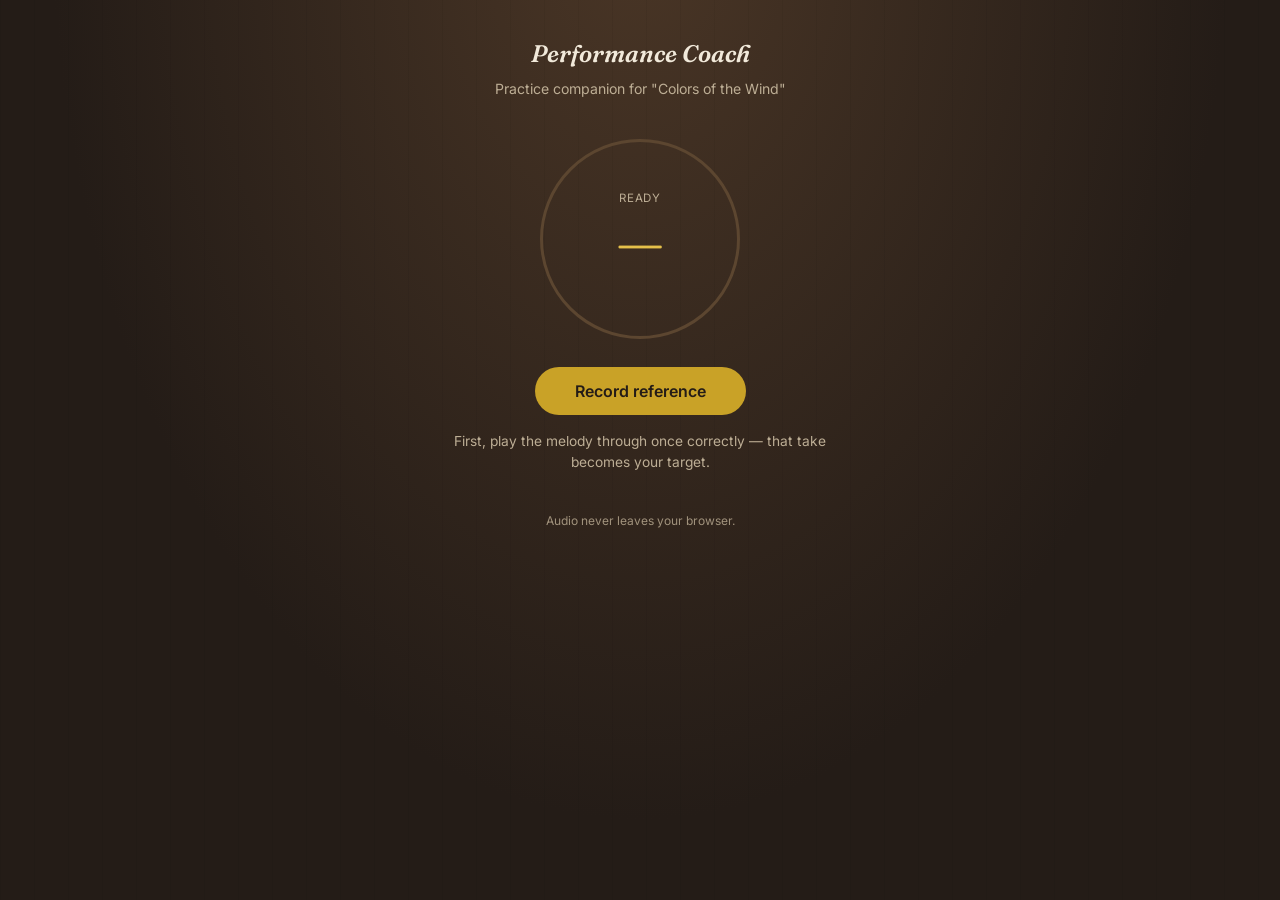
<file: piano.html>
<!DOCTYPE html>
<html lang="en">
<head>
<meta charset="UTF-8" />
<meta name="viewport" content="width=device-width, initial-scale=1.0" />
<title>Performance Coach — Piano Practice</title>
<link rel="preconnect" href="https://fonts.googleapis.com">
<link href="https://fonts.googleapis.com/css2?family=Fraunces:ital,wght@0,500;0,600;1,500&family=Inter:wght@400;500;600;700&display=swap" rel="stylesheet">
<style>
  :root{
    --wood-dark:#241c17;
    --wood-mid:#39291f;
    --wood-light:#4a3626;
    --seam:#5c4630;
    --ivory:#f1e9da;
    --ivory-dim:#bdae95;
    --brass:#c9a227;
    --brass-bright:#e5c04a;
    --sage:#8ba17c;
    --rust:#c07152;
    --serif:'Fraunces', serif;
    --sans:'Inter', sans-serif;
  }
  *{ box-sizing:border-box; }
  html,body{ margin:0; padding:0; }
  body{
    background:
      repeating-linear-gradient(90deg, rgba(0,0,0,0.05) 0px, rgba(0,0,0,0.05) 1px, transparent 1px, transparent 34px),
      radial-gradient(ellipse at 50% -10%, var(--wood-light) 0%, var(--wood-dark) 65%);
    color:var(--ivory);
    font-family:var(--sans);
    min-height:100vh;
    display:flex;
    justify-content:center;
    padding:36px 20px 60px;
    line-height:1.5;
  }
  .app{ width:100%; max-width:380px; text-align:center; }

  h1{
    font-family:var(--serif);
    font-weight:600;
    font-style:italic;
    font-size:1.5rem;
    margin:0 0 6px;
    color:var(--ivory);
  }
  .sub{
    color:var(--ivory-dim);
    font-size:0.88rem;
    margin:0 0 40px;
  }

  .score-ring{
    width:200px;
    height:200px;
    margin:0 auto 28px;
    border-radius:50%;
    border:3px solid var(--seam);
    display:flex;
    flex-direction:column;
    align-items:center;
    justify-content:center;
    transition:border-color 0.3s ease;
  }
  .score-ring.recording{
    border-color:var(--rust);
    animation:pulse-ring 1.4s ease-in-out infinite;
  }
  @keyframes pulse-ring{
    0%, 100% { box-shadow:0 0 0 0 rgba(192,113,82,0.35); }
    50% { box-shadow:0 0 0 10px rgba(192,113,82,0); }
  }
  .score-tag{
    font-size:0.72rem;
    letter-spacing:0.08em;
    text-transform:uppercase;
    color:var(--ivory-dim);
    margin-bottom:6px;
  }
  .score-big{
    font-family:var(--serif);
    font-weight:600;
    font-size:3.6rem;
    color:var(--brass-bright);
    line-height:1;
  }
  .score-progress{
    font-size:0.75rem;
    color:var(--ivory-dim);
    margin-top:6px;
    min-height:1em;
  }

  button{
    font-family:var(--sans);
    font-weight:600;
    border:none;
    border-radius:26px;
    cursor:pointer;
    transition:transform 0.08s ease, opacity 0.15s ease;
  }
  button:active{ transform:scale(0.97); }
  button:disabled{ opacity:0.4; cursor:not-allowed; }
  button:focus-visible{ outline:2px solid var(--brass-bright); outline-offset:2px; }

  #recordBtn{
    background:var(--brass);
    color:#241c17;
    font-size:1rem;
    padding:14px 40px;
  }
  #recordBtn.recording{ background:var(--rust); color:var(--ivory); }

  .status{
    font-size:0.86rem;
    color:var(--ivory-dim);
    margin:16px 0 0;
    min-height:2.4em;
  }
  .status.ok{ color:var(--sage); }
  .status.warn{ color:var(--rust); }

  .link-btn{
    background:none;
    border:none;
    color:var(--ivory-dim);
    font-size:0.78rem;
    font-weight:500;
    text-decoration:underline;
    padding:6px;
    margin-top:26px;
  }

  .details{
    display:none;
    text-align:left;
    margin-top:18px;
    padding-top:18px;
    border-top:1px solid var(--seam);
  }
  .details.show{ display:block; }
  .bar-row{ margin-bottom:12px; }
  .bar-label{
    display:flex;
    justify-content:space-between;
    font-size:0.8rem;
    color:var(--ivory-dim);
    margin-bottom:4px;
  }
  .bar-track{
    height:8px;
    background:var(--wood-dark);
    border-radius:4px;
    overflow:hidden;
  }
  .bar-fill{ height:100%; border-radius:4px; background:var(--sage); }
  .chips{ display:flex; flex-wrap:wrap; gap:5px; margin-top:14px; }
  .chip{ width:12px; height:12px; border-radius:3px; }

  footer{
    margin-top:40px;
    font-size:0.75rem;
    color:var(--ivory-dim);
    opacity:0.8;
  }

  @media (prefers-reduced-motion: reduce){
    *{ transition:none !important; animation:none !important; }
  }
</style>
</head>
<body>
<div class="app">
  <h1>Performance Coach</h1>
  <p class="sub">Practice companion for "Colors of the Wind"</p>

  <div class="score-ring" id="scoreRing">
    <div class="score-tag" id="scoreTag">Ready</div>
    <div class="score-big" id="scoreBig">—</div>
    <div class="score-progress" id="scoreProgress"></div>
  </div>

  <button id="recordBtn">Record reference</button>
  <p class="status" id="mainStatus">First, play the melody through once correctly — that take becomes your target.</p>

  <button class="link-btn" id="toggleDetails" style="display:none">Show note-by-note breakdown</button>
  <div class="details" id="details">
    <div class="bar-row">
      <div class="bar-label"><span>Pitch accuracy</span><span id="pitchPct">0%</span></div>
      <div class="bar-track"><div class="bar-fill" id="pitchBar"></div></div>
    </div>
    <div class="bar-row">
      <div class="bar-label"><span>Timing</span><span id="rhythmPct">0%</span></div>
      <div class="bar-track"><div class="bar-fill" id="rhythmBar"></div></div>
    </div>
    <div class="bar-row">
      <div class="bar-label"><span>Completeness</span><span id="completePct">0%</span></div>
      <div class="bar-track"><div class="bar-fill" id="completeBar"></div></div>
    </div>
    <div class="chips" id="chips"></div>
  </div>

  <div>
    <button class="link-btn" id="resetRefBtn" style="display:none">Reset reference</button>
  </div>

  <footer>Audio never leaves your browser.</footer>
</div>

<script>
(() => {
  const STORE_KEY = 'colors-of-the-wind-reference';

  let audioCtx, analyser, dataArray, sourceStream;
  let rafId = null;
  let recording = null;
  let referenceNotes = null;
  let testNotes = null;
  let appState = 'noRef'; // noRef | idle | recordingRef | recordingTest
  let lastLiveCheckCount = 0;

  const recordBtn = document.getElementById('recordBtn');
  const mainStatus = document.getElementById('mainStatus');
  const scoreRing = document.getElementById('scoreRing');
  const scoreTag = document.getElementById('scoreTag');
  const scoreBig = document.getElementById('scoreBig');
  const scoreProgress = document.getElementById('scoreProgress');
  const toggleDetailsBtn = document.getElementById('toggleDetails');
  const detailsEl = document.getElementById('details');
  const resetRefBtn = document.getElementById('resetRefBtn');

  const NOTE_MIN_DUR = 0.09;

  function freqToMidi(f){ return 69 + 12 * Math.log2(f / 440); }

  function detectPitch(buf, sampleRate){
    const SIZE = buf.length;
    let rms = 0;
    for (let i = 0; i < SIZE; i++) rms += buf[i] * buf[i];
    rms = Math.sqrt(rms / SIZE);
    if (rms < 0.01) return { freq: -1, rms };

    let r1 = 0, r2 = SIZE - 1;
    const thresh = 0.2;
    for (let i = 0; i < SIZE / 2; i++) { if (Math.abs(buf[i]) < thresh) { r1 = i; break; } }
    for (let i = 1; i < SIZE / 2; i++) { if (Math.abs(buf[SIZE - i]) < thresh) { r2 = SIZE - i; break; } }
    const trimmed = buf.slice(r1, r2);
    const n = trimmed.length;

    const c = new Array(n).fill(0);
    for (let lag = 0; lag < n; lag++) {
      let sum = 0;
      for (let i = 0; i < n - lag; i++) sum += trimmed[i] * trimmed[i + lag];
      c[lag] = sum;
    }

    let d = 0;
    while (d < n - 1 && c[d] > c[d + 1]) d++;
    let maxVal = -1, maxPos = -1;
    for (let i = d; i < n; i++) { if (c[i] > maxVal) { maxVal = c[i]; maxPos = i; } }
    let T0 = maxPos;
    if (T0 <= 0) return { freq: -1, rms };

    const x1 = c[T0 - 1] || 0, x2 = c[T0], x3 = c[T0 + 1] || 0;
    const a = (x1 + x3 - 2 * x2) / 2;
    const b = (x3 - x1) / 2;
    if (a) T0 = T0 - b / (2 * a);

    const freq = sampleRate / T0;
    if (freq < 60 || freq > 1500) return { freq: -1, rms };
    return { freq, rms };
  }

  function showAudioError(message){
    mainStatus.textContent = message;
    mainStatus.className = 'status warn';
  }

  async function ensureAudio(){
    if (audioCtx) return true;

    if (!navigator.mediaDevices || !navigator.mediaDevices.getUserMedia) {
      showAudioError('This browser (or this preview) does not expose microphone access. Try opening the downloaded file directly in Chrome, Safari, or Firefox.');
      return false;
    }

    try {
      sourceStream = await navigator.mediaDevices.getUserMedia({ audio: { echoCancellation:false, noiseSuppression:false, autoGainControl:false } });
    } catch (err) {
      if (err.name === 'NotAllowedError' || err.name === 'SecurityError') {
        showAudioError('Microphone access was blocked. Check your browser\u2019s site permissions (or, if you\u2019re in a preview/embedded view, open the downloaded file directly in a full browser tab) and try again.');
      } else if (err.name === 'NotFoundError') {
        showAudioError('No microphone was found on this device.');
      } else {
        showAudioError('Could not access the microphone (' + err.name + '). Try opening the downloaded file directly in your browser.');
      }
      return false;
    }

    try {
      audioCtx = new (window.AudioContext || window.webkitAudioContext)();
      if (audioCtx.state === 'suspended') await audioCtx.resume();
      const src = audioCtx.createMediaStreamSource(sourceStream);
      analyser = audioCtx.createAnalyser();
      analyser.fftSize = 2048;
      dataArray = new Float32Array(analyser.fftSize);
      src.connect(analyser);
    } catch (err) {
      showAudioError('Audio setup failed (' + err.name + '). Try reloading the page.');
      audioCtx = null;
      return false;
    }
    return true;
  }

  function cleanNotes(rawNotes){
    return rawNotes
      .filter(n => (n.end - n.start) > NOTE_MIN_DUR)
      .map(n => ({ midi: n.midi, start: n.start, end: n.end }));
  }

  function loop(){
    analyser.getFloatTimeDomainData(dataArray);
    const { freq } = detectPitch(dataArray, audioCtx.sampleRate);
    const t = audioCtx.currentTime - recording.startTime;

    if (freq > 0) {
      const midi = freqToMidi(freq);
      const last = recording.notes[recording.notes.length - 1];
      if (last && !last.end && Math.abs(last.midi - midi) < 1.1) {
        last.end = t;
        last.midiSum += midi;
        last.count += 1;
        last.midi = last.midiSum / last.count;
      } else {
        if (last && !last.end) last.end = t;
        recording.notes.push({ midi, midiSum: midi, count: 1, start: t, end: t });
      }
    } else {
      const last = recording.notes[recording.notes.length - 1];
      if (last && !last.end) last.end = t;
    }

    if (recording.mode === 'test' && referenceNotes) {
      const finalizedCount = Math.max(0, recording.notes.length - 1);
      if (finalizedCount > lastLiveCheckCount) {
        lastLiveCheckCount = finalizedCount;
        const soFar = cleanNotes(recording.notes.slice(0, finalizedCount));
        if (soFar.length) updateLiveScore(computeLiveAccuracy(soFar));
      }
    }

    rafId = requestAnimationFrame(loop);
  }

  function startRecording(mode){
    recording = { notes: [], startTime: audioCtx.currentTime, mode };
    lastLiveCheckCount = 0;
    rafId = requestAnimationFrame(loop);
  }

  function stopRecording(){
    cancelAnimationFrame(rafId);
    return cleanNotes(recording.notes);
  }

  // ---- Alignment: DTW on pitch, shared by live and final scoring ----
  function alignNotes(ref, test){
    const GAP_PENALTY = 5;
    const n = ref.length, m = test.length;
    const cost = Array.from({length:n+1}, () => new Array(m+1).fill(0));
    for (let i=1;i<=n;i++) cost[i][0] = i * GAP_PENALTY;
    for (let j=1;j<=m;j++) cost[0][j] = j * GAP_PENALTY;
    for (let i=1;i<=n;i++){
      for (let j=1;j<=m;j++){
        const sub = cost[i-1][j-1] + Math.abs(ref[i-1].midi - test[j-1].midi);
        const del = cost[i-1][j] + GAP_PENALTY;
        const ins = cost[i][j-1] + GAP_PENALTY;
        cost[i][j] = Math.min(sub, del, ins);
      }
    }
    let i = n, j = m;
    const matches = [];
    let extra = 0;
    while (i > 0 || j > 0) {
      if (i>0 && j>0 && cost[i][j] === cost[i-1][j-1] + Math.abs(ref[i-1].midi - test[j-1].midi)) {
        matches.push({ ref: ref[i-1], test: test[j-1] });
        i--; j--;
      } else if (i>0 && cost[i][j] === cost[i-1][j] + GAP_PENALTY) {
        matches.push({ ref: ref[i-1], test: null });
        i--;
      } else {
        extra++; j--;
      }
    }
    matches.reverse();
    return { matches, extra };
  }

  function scoreAlignment(ref, test, matches, denomLen){
    const matched = matches.filter(x => x.test);
    let pitchSum = 0;
    matched.forEach(x => {
      const err = Math.abs(x.ref.midi - x.test.midi);
      pitchSum += Math.max(0, 1 - err / 3);
    });
    const pitchScore = matched.length ? (pitchSum / denomLen) * 100 : 0;

    const refDur = ref[ref.length-1].end - ref[0].start || 1;
    const testDur = test[test.length-1].end - test[0].start || 1;
    let rhythmSum = 0, rhythmCount = 0;
    for (let k=1; k<matched.length; k++){
      const prev = matched[k-1], cur = matched[k];
      const refGap = (cur.ref.start - prev.ref.start) / refDur;
      const testGap = (cur.test.start - prev.test.start) / testDur;
      rhythmSum += Math.max(0, 1 - Math.abs(refGap - testGap) * 8);
      rhythmCount++;
    }
    const rhythmScore = rhythmCount ? (rhythmSum / rhythmCount) * 100 : 60;
    const completeScore = (matched.length / denomLen) * 100;
    return { pitchScore, rhythmScore, completeScore, matched };
  }

  function gradePerformance(ref, test){
    const { matches, extra } = alignNotes(ref, test);
    const { pitchScore, rhythmScore, completeScore } = scoreAlignment(ref, test, matches, ref.length);
    const overall = Math.round(pitchScore * 0.45 + rhythmScore * 0.30 + completeScore * 0.25);
    return {
      overall: Math.max(0, Math.min(100, overall)),
      pitchScore: Math.round(pitchScore),
      rhythmScore: Math.round(rhythmScore),
      completeScore: Math.round(completeScore),
      matches, extra
    };
  }

  function computeLiveAccuracy(testSoFar){
    const { matches } = alignNotes(referenceNotes, testSoFar);
    const matched = matches.filter(x => x.test);
    const { pitchScore, rhythmScore } = scoreAlignment(referenceNotes, testSoFar, matches, matched.length || 1);
    const liveOverall = Math.round(pitchScore * 0.6 + rhythmScore * 0.4);
    return {
      liveOverall: Math.max(0, Math.min(100, liveOverall)),
      matchedCount: matched.length,
      refLen: referenceNotes.length
    };
  }

  function tierColor(score){
    return score >= 75 ? 'var(--sage)' : (score >= 45 ? 'var(--brass-bright)' : 'var(--rust)');
  }

  function updateLiveScore(live){
    scoreBig.textContent = live.liveOverall;
    scoreBig.style.color = tierColor(live.liveOverall);
    scoreProgress.textContent = `note ${live.matchedCount} of ${live.refLen}`;
  }

  function feedbackFor(score){
    if (score >= 90) return "Clean and confident — that's a performance-ready take.";
    if (score >= 75) return "Solid pass. A few notes or timing slips are holding it back.";
    if (score >= 55) return "Recognizable, but pitch or rhythm wandered in places.";
    return "Rough take — try a slower, more deliberate run-through.";
  }

  function renderFinal(result){
    scoreTag.textContent = 'Final score';
    scoreBig.textContent = result.overall;
    scoreBig.style.color = tierColor(result.overall);
    scoreProgress.textContent = '';
    mainStatus.textContent = feedbackFor(result.overall);
    mainStatus.className = 'status ok';

    document.getElementById('pitchPct').textContent = result.pitchScore + '%';
    document.getElementById('rhythmPct').textContent = result.rhythmScore + '%';
    document.getElementById('completePct').textContent = result.completeScore + '%';
    document.getElementById('pitchBar').style.width = result.pitchScore + '%';
    document.getElementById('rhythmBar').style.width = result.rhythmScore + '%';
    document.getElementById('completeBar').style.width = result.completeScore + '%';

    const chipsEl = document.getElementById('chips');
    chipsEl.innerHTML = '';
    result.matches.forEach(m => {
      const div = document.createElement('div');
      div.className = 'chip';
      if (!m.test) {
        div.style.background = 'var(--rust)';
      } else {
        const err = Math.abs(m.ref.midi - m.test.midi);
        div.style.background = err < 0.7 ? 'var(--sage)' : (err < 2 ? 'var(--brass)' : 'var(--rust)');
      }
      chipsEl.appendChild(div);
    });
    for (let e=0; e<result.extra; e++){
      const div = document.createElement('div');
      div.className = 'chip';
      div.style.background = 'var(--rust)';
      chipsEl.appendChild(div);
    }
    toggleDetailsBtn.style.display = 'inline-block';
  }

  // ---- Single record button, state machine ----
  recordBtn.addEventListener('click', async () => {
    if (appState === 'noRef' || appState === 'idle') {
      const ok = await ensureAudio();
      if (!ok) return;
      const mode = appState === 'noRef' ? 'recordingRef' : 'recordingTest';
      appState = mode;
      recordBtn.textContent = 'Stop';
      recordBtn.classList.add('recording');
      scoreRing.classList.add('recording');
      detailsEl.classList.remove('show');
      toggleDetailsBtn.textContent = 'Show note-by-note breakdown';

      if (mode === 'recordingRef') {
        mainStatus.textContent = 'Listening… play the melody now.';
        mainStatus.className = 'status';
        scoreTag.textContent = 'Setting reference';
        scoreBig.textContent = '—';
        scoreBig.style.color = 'var(--brass-bright)';
      } else {
        mainStatus.textContent = 'Listening… play your performance.';
        mainStatus.className = 'status';
        scoreTag.textContent = 'Live';
        scoreBig.textContent = '—';
        scoreBig.style.color = 'var(--brass-bright)';
        scoreProgress.textContent = '';
      }
      startRecording(mode === 'recordingRef' ? 'ref' : 'test');
      return;
    }

    // Stopping a recording
    recordBtn.classList.remove('recording');
    scoreRing.classList.remove('recording');
    const notes = stopRecording();

    if (appState === 'recordingRef') {
      if (notes.length < 3) {
        appState = 'noRef';
        recordBtn.textContent = 'Record reference';
        mainStatus.textContent = 'That was too short — try playing the full phrase.';
        mainStatus.className = 'status warn';
        scoreTag.textContent = 'Ready';
        scoreBig.textContent = '—';
        return;
      }
      referenceNotes = notes;
      appState = 'idle';
      recordBtn.textContent = 'Record';
      scoreTag.textContent = 'Ready';
      scoreBig.textContent = '—';
      mainStatus.textContent = `Reference saved (${notes.length} notes). Tap Record to play.`;
      mainStatus.className = 'status ok';
      resetRefBtn.style.display = 'inline-block';
      try { await window.storage.set(STORE_KEY, JSON.stringify(notes)); } catch (e) {}
      return;
    }

    // Stopping a test recording
    appState = 'idle';
    recordBtn.textContent = 'Record';
    if (notes.length < 3) {
      mainStatus.textContent = 'Too short to grade — try again.';
      mainStatus.className = 'status warn';
      scoreTag.textContent = 'Ready';
      scoreBig.textContent = '—';
      return;
    }
    testNotes = notes;
    const result = gradePerformance(referenceNotes, testNotes);
    renderFinal(result);
  });

  toggleDetailsBtn.addEventListener('click', () => {
    const show = !detailsEl.classList.contains('show');
    detailsEl.classList.toggle('show', show);
    toggleDetailsBtn.textContent = show ? 'Hide note-by-note breakdown' : 'Show note-by-note breakdown';
  });

  resetRefBtn.addEventListener('click', async () => {
    referenceNotes = null;
    appState = 'noRef';
    recordBtn.textContent = 'Record reference';
    scoreTag.textContent = 'Ready';
    scoreBig.textContent = '—';
    scoreBig.style.color = 'var(--brass-bright)';
    scoreProgress.textContent = '';
    mainStatus.textContent = 'First, play the melody through once correctly — that take becomes your target.';
    mainStatus.className = 'status';
    resetRefBtn.style.display = 'none';
    toggleDetailsBtn.style.display = 'none';
    detailsEl.classList.remove('show');
    try { await window.storage.delete(STORE_KEY); } catch (e) {}
  });

  // ---- Load any saved reference on start ----
  (async () => {
    try {
      const res = await window.storage.get(STORE_KEY);
      if (res && res.value) {
        referenceNotes = JSON.parse(res.value);
        appState = 'idle';
        recordBtn.textContent = 'Record';
        mainStatus.textContent = `Using saved reference (${referenceNotes.length} notes). Tap Record to play.`;
        mainStatus.className = 'status ok';
        resetRefBtn.style.display = 'inline-block';
      }
    } catch (e) { /* no saved reference yet */ }
  })();
})();
</script>
</body>
</html>
</file>
